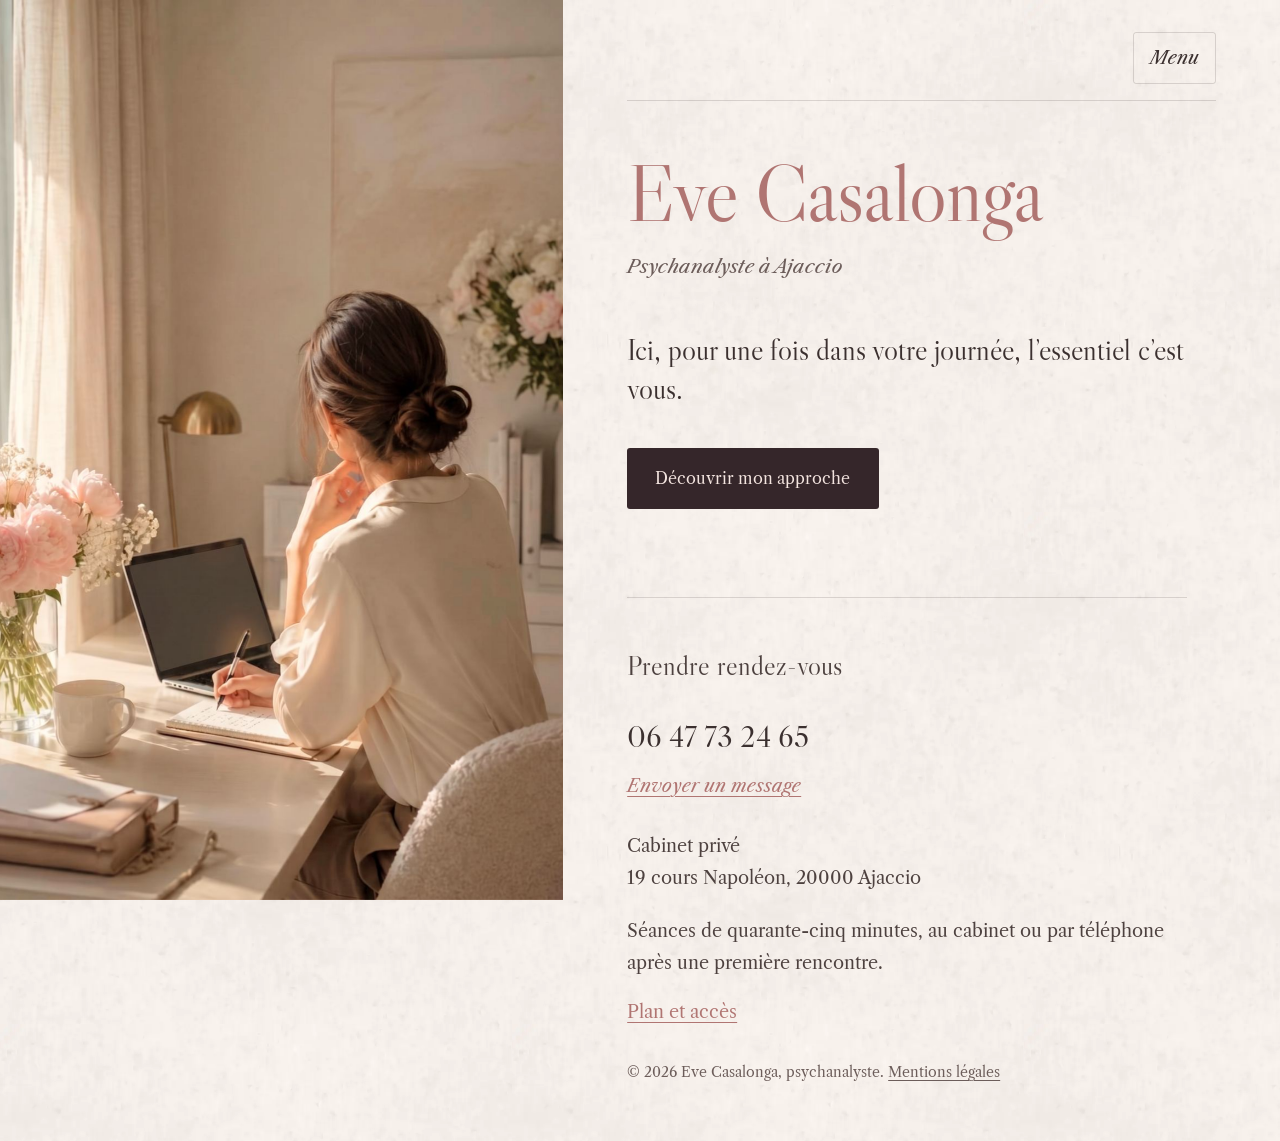
<file: index.html>
<!doctype html>
<html lang="fr" data-theme="light">
<head>
<meta charset="utf-8">
<meta name="viewport" content="width=device-width, initial-scale=1">
<title>Eve Casalonga, psychanalyste à Ajaccio</title>
<meta name="description" content="Eve Casalonga, psychanalyste à Ajaccio. Séances de quarante-cinq minutes en cabinet privé ou par téléphone, et journées Day Therapy à quatre participants.">
<link rel="canonical" href="https://evecasalonga.com/">
<meta property="og:type" content="website">
<meta property="og:locale" content="fr_FR">
<meta property="og:site_name" content="Eve Casalonga, psychanalyste">
<meta property="og:title" content="Eve Casalonga, psychanalyste à Ajaccio">
<meta property="og:description" content="Eve Casalonga, psychanalyste à Ajaccio. Séances de quarante-cinq minutes en cabinet privé ou par téléphone, et journées Day Therapy à quatre participants.">
<meta property="og:url" content="https://evecasalonga.com/">
<meta property="og:image" content="https://evecasalonga.com/assets/img/accueil.jpg">
<meta name="color-scheme" content="light">
<meta name="theme-color" content="#F7F0EC">
<link rel="icon" href="favicon.svg" type="image/svg+xml">
<link rel="preload" href="assets/fonts/caslon-text-400.woff2" as="font" type="font/woff2" crossorigin>
<link rel="preload" href="assets/fonts/caslon-display-400.woff2" as="font" type="font/woff2" crossorigin>
<link rel="preload" href="assets/fonts/caslon-text-400-italic.woff2" as="font" type="font/woff2" crossorigin>
<link rel="stylesheet" href="assets/site.css">
<script type="application/ld+json">{"@context": "https://schema.org", "@type": "ProfessionalService", "name": "Eve Casalonga, psychanalyste", "url": "https://evecasalonga.com/", "telephone": "+33647732465", "image": "https://evecasalonga.com/assets/img/accueil.jpg", "address": {"@type": "PostalAddress", "streetAddress": "19 cours Napoléon", "postalCode": "20000", "addressLocality": "Ajaccio", "addressCountry": "FR"}, "priceRange": "50 € - 80 €", "areaServed": "Ajaccio"}</script>
</head>
<body data-route="accueil">
<a class="skip" href="#contenu">Aller au contenu</a>

<div class="shell">
  <div class="cover">
    <div class="cover-item cover-photo pos-name" data-cover="accueil">
      <img src="assets/img/accueil.jpg" width="1100" height="1640" fetchpriority="high" decoding="async" alt="Une femme de dos écrit à son bureau, près d’une fenêtre, entre deux bouquets de pivoines.">
    </div>
  </div>

  <div class="leaf">
    <header class="top">
      <a class="brand" href="./">Eve Casalonga</a>
      <button class="menu-btn" type="button" aria-expanded="false" aria-controls="nav">Menu</button>
      <nav class="nav" id="nav" aria-label="Pages du site">
        <ul>
          <li><a href="./" aria-current="page">Accueil</a></li>
          <li><a href="mon-approche/">Mon approche</a></li>
          <li><a href="qui-suis-je/">Qui suis-je&nbsp;?</a></li>
          <li><a href="journal-d-un-cabinet/">Journal d’un cabinet</a></li>
          <li><a href="day-therapy/">Day Therapy</a></li>
          <li><a href="avis/">Avis</a></li>
          <li><a href="contact/">Contact</a></li>
        </ul>
      </nav>
    </header>

    <main id="contenu" tabindex="-1">
      <section class="page" data-page="accueil">
        <h1 class="home-name">Eve Casalonga</h1>
        <p class="home-role">Psychanalyste à Ajaccio</p>
        <p class="grand home-line">Ici, pour une fois dans votre journée, l’essentiel c’est vous.</p>
        <p class="btn-row"><a class="btn" href="mon-approche/">Découvrir mon approche</a></p>
      </section>
    </main>

    <footer class="foot" id="contact" tabindex="-1">
      <div class="foot-main">
      <h2>Prendre rendez-vous</h2>
      <p class="tel-row"><a class="tel" href="tel:+33647732465">06&nbsp;47&nbsp;73&nbsp;24&nbsp;65</a></p>
      <p class="msg-row"><a href="sms:+33647732465?&amp;body=Bonjour%2C%20je%20souhaite%20prendre%20un%20premier%20rendez-vous.">Envoyer un message</a></p>
      <address>Cabinet privé<br>19 cours Napoléon, 20000 Ajaccio</address>
      <p>Séances de quarante-cinq minutes, au cabinet ou par téléphone après une première rencontre.</p>
      <p><a href="contact/">Plan et accès</a></p>
      </div>
      <p class="small">© <span id="an">2026</span> Eve Casalonga, psychanalyste. <a href="mentions-legales/">Mentions légales</a></p>
    </footer>
  </div>
</div>

<script src="assets/site.js" defer></script>
<!-- Cloudflare Web Analytics --><script type='module' src='https://static.cloudflareinsights.com/beacon.min.js' data-cf-beacon='{"token": "5e0f2385c3cd430a8fabd4f63b883fb8"}'></script><!-- End Cloudflare Web Analytics -->
</body>
</html>
</file>
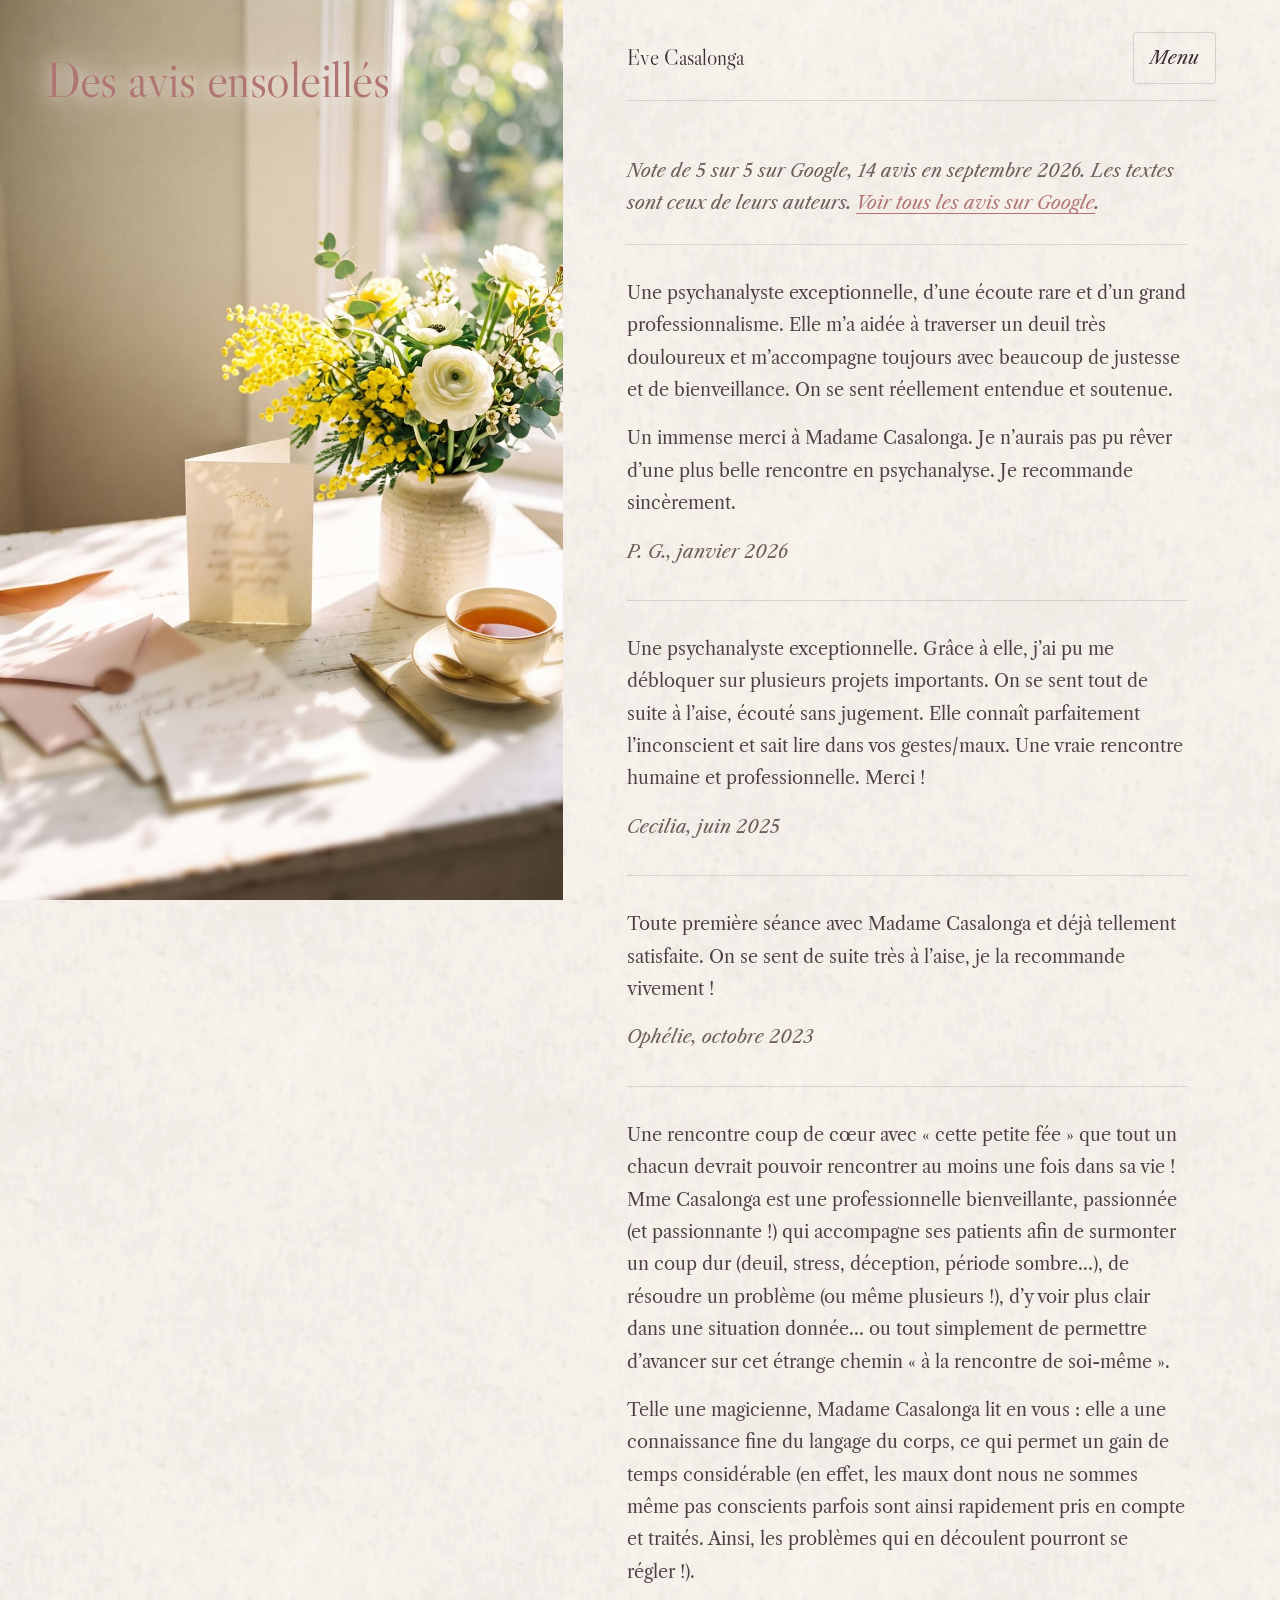
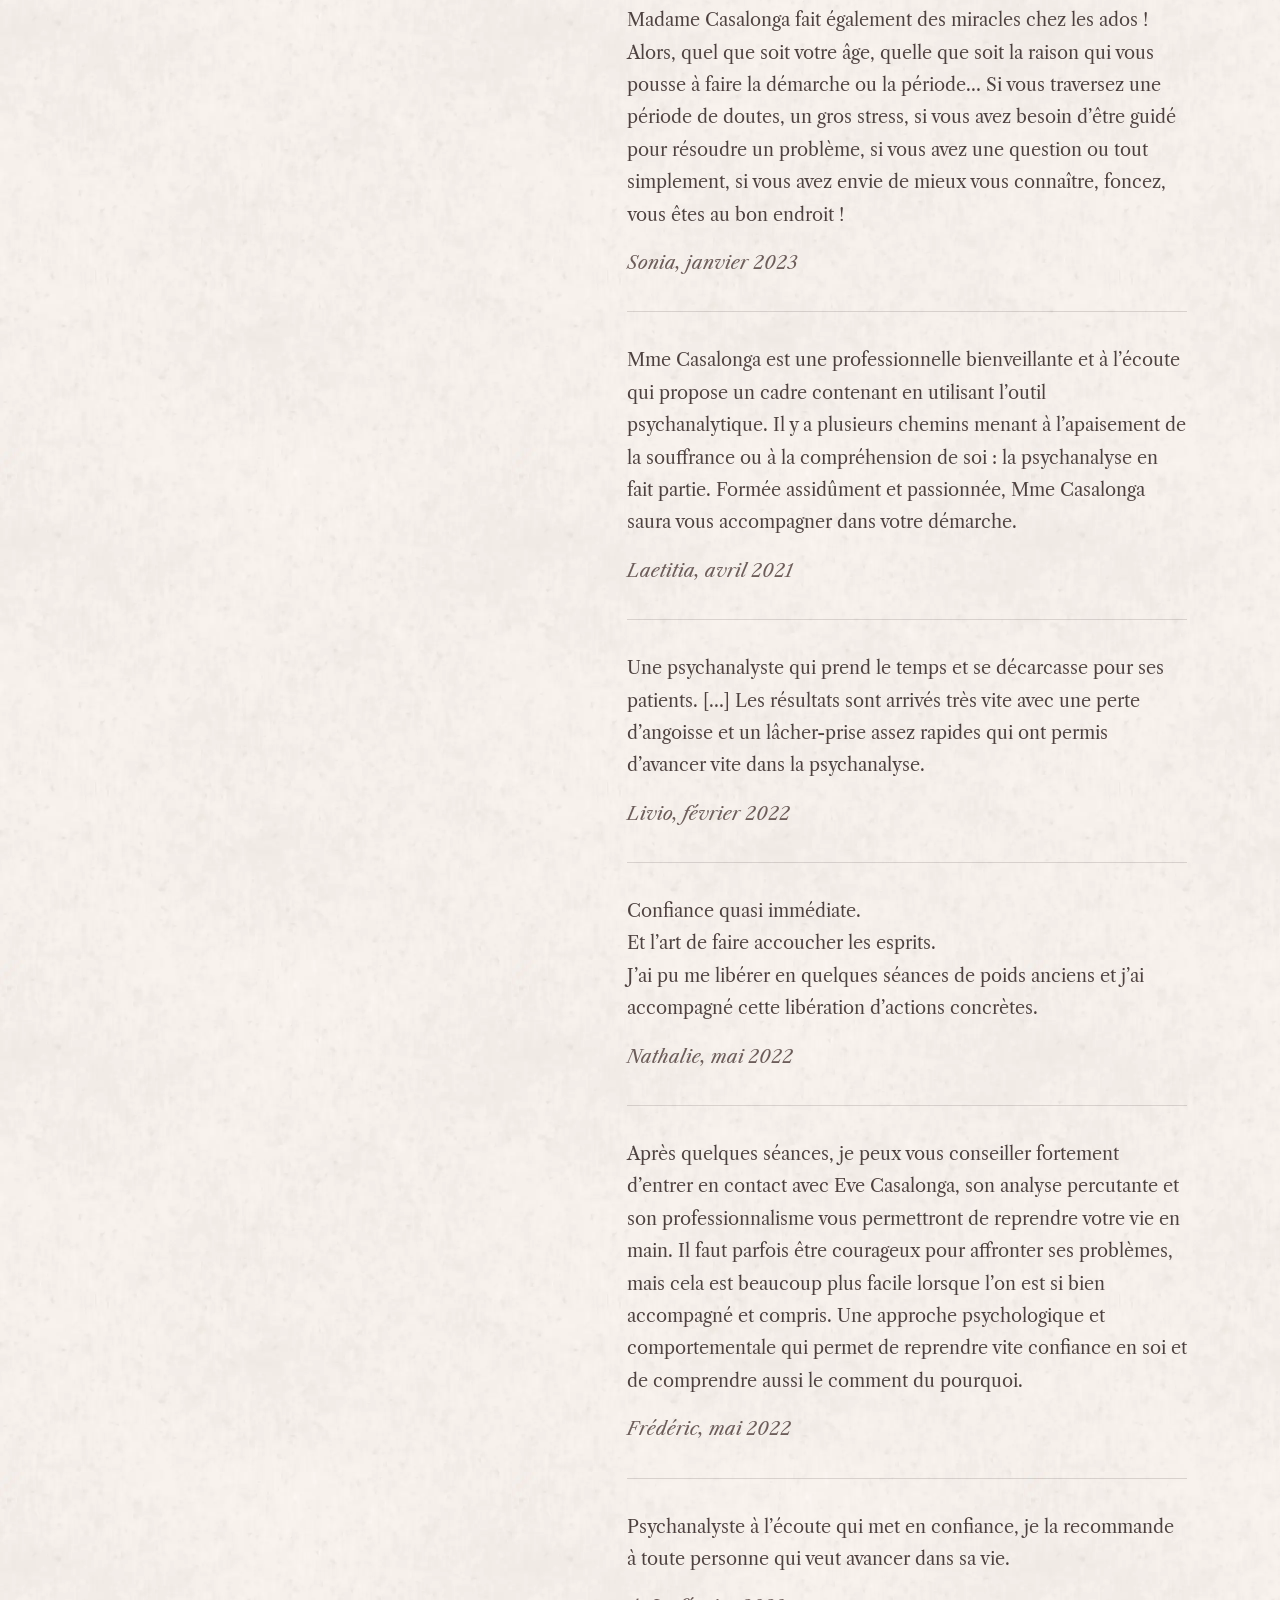
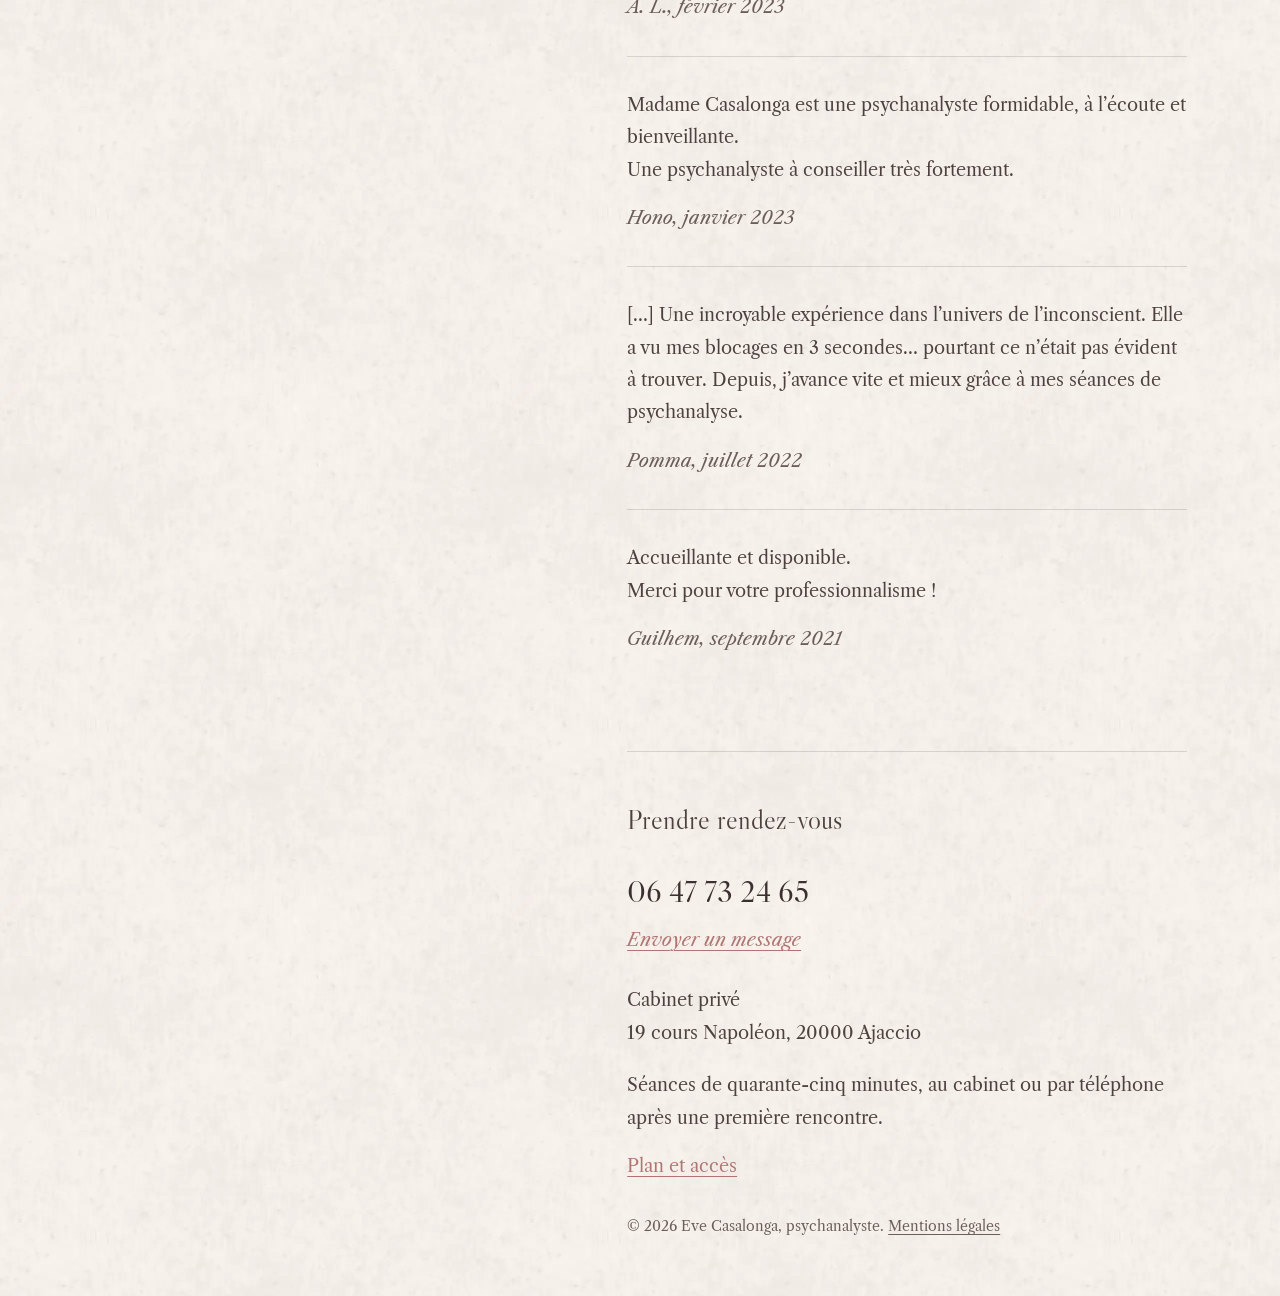
<file: avis/index.html>
<!doctype html>
<html lang="fr" data-theme="light">
<head>
<meta charset="utf-8">
<meta name="viewport" content="width=device-width, initial-scale=1">
<title>Des avis ensoleillés, Eve Casalonga</title>
<meta name="description" content="Les avis des patients d’Eve Casalonga, psychanalyste à Ajaccio, notée 5 sur 5 sur Google.">
<link rel="canonical" href="https://evecasalonga.com/avis/">
<meta property="og:type" content="website">
<meta property="og:locale" content="fr_FR">
<meta property="og:site_name" content="Eve Casalonga, psychanalyste">
<meta property="og:title" content="Des avis ensoleillés, Eve Casalonga">
<meta property="og:description" content="Les avis des patients d’Eve Casalonga, psychanalyste à Ajaccio, notée 5 sur 5 sur Google.">
<meta property="og:url" content="https://evecasalonga.com/avis/">
<meta property="og:image" content="https://evecasalonga.com/assets/img/avis.jpg">
<meta name="color-scheme" content="light">
<meta name="theme-color" content="#F7F0EC">
<link rel="icon" href="../favicon.svg" type="image/svg+xml">
<link rel="preload" href="../assets/fonts/caslon-text-400.woff2" as="font" type="font/woff2" crossorigin>
<link rel="preload" href="../assets/fonts/caslon-display-400.woff2" as="font" type="font/woff2" crossorigin>
<link rel="preload" href="../assets/fonts/caslon-text-400-italic.woff2" as="font" type="font/woff2" crossorigin>
<link rel="stylesheet" href="../assets/site.css">
</head>
<body data-route="avis">
<a class="skip" href="#contenu">Aller au contenu</a>

<div class="shell">
  <div class="cover">
    <div class="cover-item cover-photo" data-cover="avis">
      <img src="../assets/img/avis.jpg" width="1100" height="1640" fetchpriority="high" decoding="async" alt="Des cartes de remerciement et un bouquet de mimosa sur une table blanche inondée de soleil.">
      <h1 class="cover-title">Des avis ensoleillés</h1>
    </div>
  </div>

  <div class="leaf">
    <header class="top">
      <a class="brand" href="../">Eve Casalonga</a>
      <button class="menu-btn" type="button" aria-expanded="false" aria-controls="nav">Menu</button>
      <nav class="nav" id="nav" aria-label="Pages du site">
        <ul>
          <li><a href="../">Accueil</a></li>
          <li><a href="../mon-approche/">Mon approche</a></li>
          <li><a href="../qui-suis-je/">Qui suis-je&nbsp;?</a></li>
          <li><a href="../journal-d-un-cabinet/">Journal d’un cabinet</a></li>
          <li><a href="../day-therapy/">Day Therapy</a></li>
          <li><a href="../avis/" aria-current="page">Avis</a></li>
          <li><a href="../contact/">Contact</a></li>
        </ul>
      </nav>
    </header>

    <main id="contenu" tabindex="-1">
      <section class="page" data-page="avis">
        <p class="lede">Note de 5 sur 5 sur Google, 14 avis en septembre 2026. Les textes sont ceux de leurs auteurs. <a href="https://www.google.com/maps/search/?api=1&amp;query=Eve+Casalonga+19+cours+Napol%C3%A9on+Ajaccio" target="_blank" rel="noopener">Voir tous les avis sur Google</a>.</p>
        <figure class="avis">
          <blockquote>
            <p>Une psychanalyste exceptionnelle, d’une écoute rare et d’un grand professionnalisme. Elle m’a aidée à traverser un deuil très douloureux et m’accompagne toujours avec beaucoup de justesse et de bienveillance. On se sent réellement entendue et soutenue.</p>
            <p>Un immense merci à Madame Casalonga. Je n’aurais pas pu rêver d’une plus belle rencontre en psychanalyse. Je recommande sincèrement.</p>
          </blockquote>
          <figcaption>P. G., janvier 2026</figcaption>
        </figure>
        <figure class="avis">
          <blockquote>
            <p>Une psychanalyste exceptionnelle. Grâce à elle, j’ai pu me débloquer sur plusieurs projets importants. On se sent tout de suite à l’aise, écouté sans jugement. Elle connaît parfaitement l’inconscient et sait lire dans vos gestes/maux. Une vraie rencontre humaine et professionnelle. Merci&nbsp;!</p>
          </blockquote>
          <figcaption>Cecilia, juin 2025</figcaption>
        </figure>
        <figure class="avis">
          <blockquote>
            <p>Toute première séance avec Madame Casalonga et déjà tellement satisfaite. On se sent de suite très à l’aise, je la recommande vivement&nbsp;!</p>
          </blockquote>
          <figcaption>Ophélie, octobre 2023</figcaption>
        </figure>
        <figure class="avis">
          <blockquote>
            <p>Une rencontre coup de cœur avec «&nbsp;cette petite fée&nbsp;» que tout un chacun devrait pouvoir rencontrer au moins une fois dans sa vie&nbsp;! Mme Casalonga est une professionnelle bienveillante, passionnée (et passionnante&nbsp;!) qui accompagne ses patients afin de surmonter un coup dur (deuil, stress, déception, période sombre…), de résoudre un problème (ou même plusieurs&nbsp;!), d’y voir plus clair dans une situation donnée… ou tout simplement de permettre d’avancer sur cet étrange chemin «&nbsp;à la rencontre de soi-même&nbsp;».</p>
            <p>Telle une magicienne, Madame Casalonga lit en vous&nbsp;: elle a une connaissance fine du langage du corps, ce qui permet un gain de temps considérable (en effet, les maux dont nous ne sommes même pas conscients parfois sont ainsi rapidement pris en compte et traités. Ainsi, les problèmes qui en découlent pourront se régler&nbsp;!).</p>
            <p>Madame Casalonga fait également des miracles chez les ados&nbsp;! Alors, quel que soit votre âge, quelle que soit la raison qui vous pousse à faire la démarche ou la période… Si vous traversez une période de doutes, un gros stress, si vous avez besoin d’être guidé pour résoudre un problème, si vous avez une question ou tout simplement, si vous avez envie de mieux vous connaître, foncez, vous êtes au bon endroit&nbsp;!</p>
          </blockquote>
          <figcaption>Sonia, janvier 2023</figcaption>
        </figure>
        <figure class="avis">
          <blockquote>
            <p>Mme Casalonga est une professionnelle bienveillante et à l’écoute qui propose un cadre contenant en utilisant l’outil psychanalytique. Il y a plusieurs chemins menant à l’apaisement de la souffrance ou à la compréhension de soi&nbsp;: la psychanalyse en fait partie. Formée assidûment et passionnée, Mme Casalonga saura vous accompagner dans votre démarche.</p>
          </blockquote>
          <figcaption>Laetitia, avril 2021</figcaption>
        </figure>
        <figure class="avis">
          <blockquote>
            <p>Une psychanalyste qui prend le temps et se décarcasse pour ses patients. […] Les résultats sont arrivés très vite avec une perte d’angoisse et un lâcher-prise assez rapides qui ont permis d’avancer vite dans la psychanalyse.</p>
          </blockquote>
          <figcaption>Livio, février 2022</figcaption>
        </figure>
        <figure class="avis">
          <blockquote>
            <p>Confiance quasi immédiate.<br>Et l’art de faire accoucher les esprits.<br>J’ai pu me libérer en quelques séances de poids anciens et j’ai accompagné cette libération d’actions concrètes.</p>
          </blockquote>
          <figcaption>Nathalie, mai 2022</figcaption>
        </figure>
        <figure class="avis">
          <blockquote>
            <p>Après quelques séances, je peux vous conseiller fortement d’entrer en contact avec Eve Casalonga, son analyse percutante et son professionnalisme vous permettront de reprendre votre vie en main. Il faut parfois être courageux pour affronter ses problèmes, mais cela est beaucoup plus facile lorsque l’on est si bien accompagné et compris. Une approche psychologique et comportementale qui permet de reprendre vite confiance en soi et de comprendre aussi le comment du pourquoi.</p>
          </blockquote>
          <figcaption>Frédéric, mai 2022</figcaption>
        </figure>
        <figure class="avis">
          <blockquote>
            <p>Psychanalyste à l’écoute qui met en confiance, je la recommande à toute personne qui veut avancer dans sa vie.</p>
          </blockquote>
          <figcaption>A. L., février 2023</figcaption>
        </figure>
        <figure class="avis">
          <blockquote>
            <p>Madame Casalonga est une psychanalyste formidable, à l’écoute et bienveillante.<br>Une psychanalyste à conseiller très fortement.</p>
          </blockquote>
          <figcaption>Hono, janvier 2023</figcaption>
        </figure>
        <figure class="avis">
          <blockquote>
            <p>[…] Une incroyable expérience dans l’univers de l’inconscient. Elle a vu mes blocages en 3 secondes… pourtant ce n’était pas évident à trouver. Depuis, j’avance vite et mieux grâce à mes séances de psychanalyse.</p>
          </blockquote>
          <figcaption>Pomma, juillet 2022</figcaption>
        </figure>
        <figure class="avis">
          <blockquote>
            <p>Accueillante et disponible.<br>Merci pour votre professionnalisme&nbsp;!</p>
          </blockquote>
          <figcaption>Guilhem, septembre 2021</figcaption>
        </figure>
      </section>
    </main>

    <footer class="foot" id="contact" tabindex="-1">
      <div class="foot-main">
      <h2>Prendre rendez-vous</h2>
      <p class="tel-row"><a class="tel" href="tel:+33647732465">06&nbsp;47&nbsp;73&nbsp;24&nbsp;65</a></p>
      <p class="msg-row"><a href="sms:+33647732465?&amp;body=Bonjour%2C%20je%20souhaite%20prendre%20un%20premier%20rendez-vous.">Envoyer un message</a></p>
      <address>Cabinet privé<br>19 cours Napoléon, 20000 Ajaccio</address>
      <p>Séances de quarante-cinq minutes, au cabinet ou par téléphone après une première rencontre.</p>
      <p><a href="../contact/">Plan et accès</a></p>
      </div>
      <p class="small">© <span id="an">2026</span> Eve Casalonga, psychanalyste. <a href="../mentions-legales/">Mentions légales</a></p>
    </footer>
  </div>
</div>

<script src="../assets/site.js" defer></script>
<!-- Cloudflare Web Analytics --><script type='module' src='https://static.cloudflareinsights.com/beacon.min.js' data-cf-beacon='{"token": "5e0f2385c3cd430a8fabd4f63b883fb8"}'></script><!-- End Cloudflare Web Analytics -->
</body>
</html>
</file>
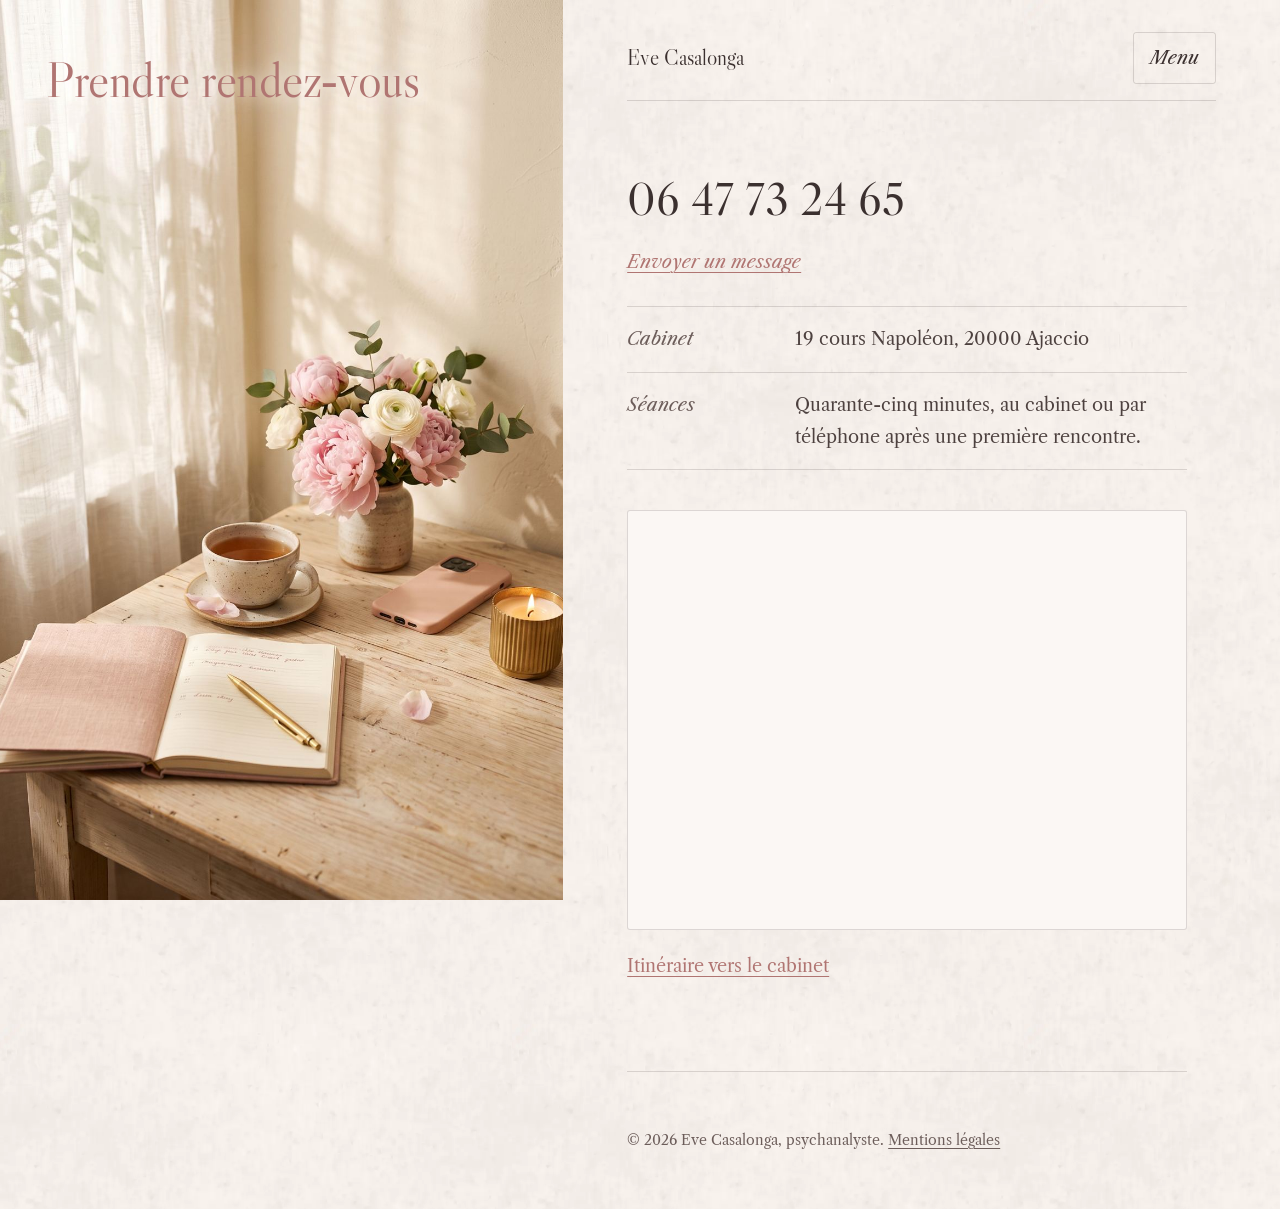
<file: contact/index.html>
<!doctype html>
<html lang="fr" data-theme="light">
<head>
<meta charset="utf-8">
<meta name="viewport" content="width=device-width, initial-scale=1">
<title>Prendre rendez-vous, Eve Casalonga</title>
<meta name="description" content="Prendre rendez-vous avec Eve Casalonga, psychanalyste : 06 47 73 24 65, cabinet au 19 cours Napoléon à Ajaccio. Plan d’accès et itinéraire.">
<link rel="canonical" href="https://evecasalonga.com/contact/">
<meta property="og:type" content="website">
<meta property="og:locale" content="fr_FR">
<meta property="og:site_name" content="Eve Casalonga, psychanalyste">
<meta property="og:title" content="Prendre rendez-vous, Eve Casalonga">
<meta property="og:description" content="Prendre rendez-vous avec Eve Casalonga, psychanalyste : 06 47 73 24 65, cabinet au 19 cours Napoléon à Ajaccio. Plan d’accès et itinéraire.">
<meta property="og:url" content="https://evecasalonga.com/contact/">
<meta property="og:image" content="https://evecasalonga.com/assets/img/contact.jpg">
<meta name="color-scheme" content="light">
<meta name="theme-color" content="#F7F0EC">
<link rel="icon" href="../favicon.svg" type="image/svg+xml">
<link rel="preload" href="../assets/fonts/caslon-text-400.woff2" as="font" type="font/woff2" crossorigin>
<link rel="preload" href="../assets/fonts/caslon-display-400.woff2" as="font" type="font/woff2" crossorigin>
<link rel="preload" href="../assets/fonts/caslon-text-400-italic.woff2" as="font" type="font/woff2" crossorigin>
<link rel="stylesheet" href="../assets/site.css">
<script type="application/ld+json">{"@context": "https://schema.org", "@type": "ProfessionalService", "name": "Eve Casalonga, psychanalyste", "url": "https://evecasalonga.com/", "telephone": "+33647732465", "image": "https://evecasalonga.com/assets/img/accueil.jpg", "address": {"@type": "PostalAddress", "streetAddress": "19 cours Napoléon", "postalCode": "20000", "addressLocality": "Ajaccio", "addressCountry": "FR"}, "priceRange": "50 € - 80 €", "areaServed": "Ajaccio"}</script>
</head>
<body data-route="contact">
<a class="skip" href="#contenu">Aller au contenu</a>

<div class="shell">
  <div class="cover">
    <div class="cover-item cover-photo" data-cover="contact">
      <img src="../assets/img/contact.jpg" width="1100" height="1640" fetchpriority="high" decoding="async" alt="Un agenda ouvert, un stylo doré, un téléphone, une tasse de thé et un bouquet de pivoines sur une table en bois clair, près d’un rideau de lin.">
      <h1 class="cover-title">Prendre rendez‑vous</h1>
    </div>
  </div>

  <div class="leaf">
    <header class="top">
      <a class="brand" href="../">Eve Casalonga</a>
      <button class="menu-btn" type="button" aria-expanded="false" aria-controls="nav">Menu</button>
      <nav class="nav" id="nav" aria-label="Pages du site">
        <ul>
          <li><a href="../">Accueil</a></li>
          <li><a href="../mon-approche/">Mon approche</a></li>
          <li><a href="../qui-suis-je/">Qui suis-je&nbsp;?</a></li>
          <li><a href="../journal-d-un-cabinet/">Journal d’un cabinet</a></li>
          <li><a href="../day-therapy/">Day Therapy</a></li>
          <li><a href="../avis/">Avis</a></li>
          <li><a href="../contact/" aria-current="page">Contact</a></li>
        </ul>
      </nav>
    </header>

    <main id="contenu" tabindex="-1">
      <section class="page" data-page="contact">
        <p class="tel-row"><a class="tel tel-xl" href="tel:+33647732465">06&nbsp;47&nbsp;73&nbsp;24&nbsp;65</a></p>
        <p class="msg-row"><a href="sms:+33647732465?&amp;body=Bonjour%2C%20je%20souhaite%20prendre%20un%20premier%20rendez-vous.">Envoyer un message</a></p>
        <dl class="facts">
          <div><dt>Cabinet</dt><dd>19 cours Napoléon, 20000 Ajaccio</dd></div>
          <div><dt>Séances</dt><dd>Quarante-cinq minutes, au cabinet ou par téléphone après une première rencontre.</dd></div>
        </dl>
        <div class="map" id="map">
          <iframe src="https://www.google.com/maps?q=Eve%20Casalonga%2C%2019%20cours%20Napol%C3%A9on%2C%2020000%20Ajaccio&amp;z=16&amp;output=embed" title="Carte Google : cabinet d’Eve Casalonga, 19 cours Napoléon à Ajaccio" loading="lazy" referrerpolicy="no-referrer-when-downgrade" allowfullscreen></iframe>
        </div>
        <p><a href="https://www.google.com/maps/dir/?api=1&amp;destination=19+cours+Napol%C3%A9on+20000+Ajaccio" target="_blank" rel="noopener">Itinéraire vers le cabinet</a></p>
      </section>
    </main>

    <footer class="foot" id="contact" tabindex="-1">
      <div class="foot-main">
      <h2>Prendre rendez-vous</h2>
      <p class="tel-row"><a class="tel" href="tel:+33647732465">06&nbsp;47&nbsp;73&nbsp;24&nbsp;65</a></p>
      <p class="msg-row"><a href="sms:+33647732465?&amp;body=Bonjour%2C%20je%20souhaite%20prendre%20un%20premier%20rendez-vous.">Envoyer un message</a></p>
      <address>Cabinet privé<br>19 cours Napoléon, 20000 Ajaccio</address>
      <p>Séances de quarante-cinq minutes, au cabinet ou par téléphone après une première rencontre.</p>
      <p><a href="../contact/">Plan et accès</a></p>
      </div>
      <p class="small">© <span id="an">2026</span> Eve Casalonga, psychanalyste. <a href="../mentions-legales/">Mentions légales</a></p>
    </footer>
  </div>
</div>

<script src="../assets/site.js" defer></script>
<!-- Cloudflare Web Analytics --><script type='module' src='https://static.cloudflareinsights.com/beacon.min.js' data-cf-beacon='{"token": "5e0f2385c3cd430a8fabd4f63b883fb8"}'></script><!-- End Cloudflare Web Analytics -->
</body>
</html>
</file>
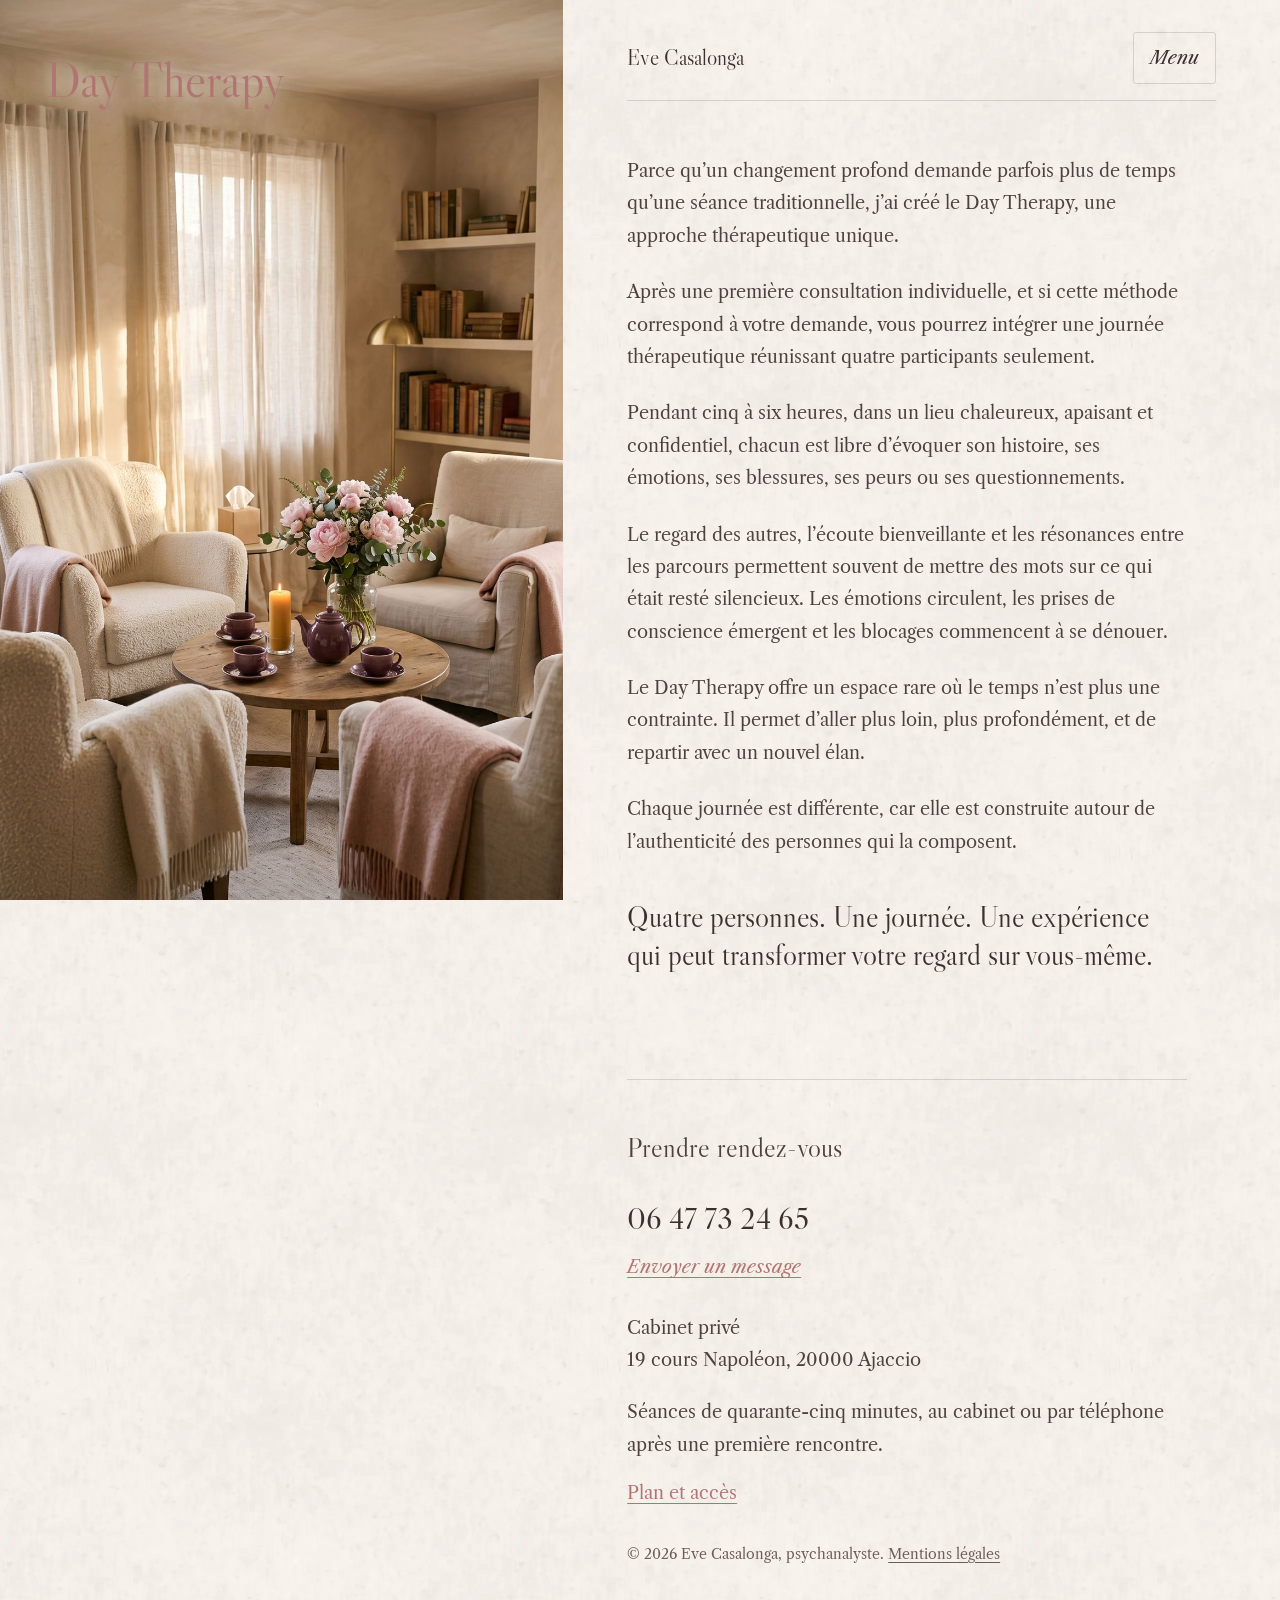
<file: day-therapy/index.html>
<!doctype html>
<html lang="fr" data-theme="light">
<head>
<meta charset="utf-8">
<meta name="viewport" content="width=device-width, initial-scale=1">
<title>Day Therapy, Eve Casalonga</title>
<meta name="description" content="Day Therapy : une journée thérapeutique de cinq à six heures réunissant quatre participants, créée par Eve Casalonga, psychanalyste à Ajaccio.">
<link rel="canonical" href="https://evecasalonga.com/day-therapy/">
<meta property="og:type" content="website">
<meta property="og:locale" content="fr_FR">
<meta property="og:site_name" content="Eve Casalonga, psychanalyste">
<meta property="og:title" content="Day Therapy, Eve Casalonga">
<meta property="og:description" content="Day Therapy : une journée thérapeutique de cinq à six heures réunissant quatre participants, créée par Eve Casalonga, psychanalyste à Ajaccio.">
<meta property="og:url" content="https://evecasalonga.com/day-therapy/">
<meta property="og:image" content="https://evecasalonga.com/assets/img/day-therapy.jpg">
<meta name="color-scheme" content="light">
<meta name="theme-color" content="#F7F0EC">
<link rel="icon" href="../favicon.svg" type="image/svg+xml">
<link rel="preload" href="../assets/fonts/caslon-text-400.woff2" as="font" type="font/woff2" crossorigin>
<link rel="preload" href="../assets/fonts/caslon-display-400.woff2" as="font" type="font/woff2" crossorigin>
<link rel="preload" href="../assets/fonts/caslon-text-400-italic.woff2" as="font" type="font/woff2" crossorigin>
<link rel="stylesheet" href="../assets/site.css">
</head>
<body data-route="day-therapy">
<a class="skip" href="#contenu">Aller au contenu</a>

<div class="shell">
  <div class="cover">
    <div class="cover-item cover-photo" data-cover="day-therapy">
      <img src="../assets/img/day-therapy.jpg" width="1100" height="1640" fetchpriority="high" decoding="async" alt="Un salon chaleureux : quatre fauteuils clairs en cercle autour d’une table basse, avec un service à thé, une bougie et des pivoines.">
      <h1 class="cover-title">Day Therapy</h1>
    </div>
  </div>

  <div class="leaf">
    <header class="top">
      <a class="brand" href="../">Eve Casalonga</a>
      <button class="menu-btn" type="button" aria-expanded="false" aria-controls="nav">Menu</button>
      <nav class="nav" id="nav" aria-label="Pages du site">
        <ul>
          <li><a href="../">Accueil</a></li>
          <li><a href="../mon-approche/">Mon approche</a></li>
          <li><a href="../qui-suis-je/">Qui suis-je&nbsp;?</a></li>
          <li><a href="../journal-d-un-cabinet/">Journal d’un cabinet</a></li>
          <li><a href="../day-therapy/" aria-current="page">Day Therapy</a></li>
          <li><a href="../avis/">Avis</a></li>
          <li><a href="../contact/">Contact</a></li>
        </ul>
      </nav>
    </header>

    <main id="contenu" tabindex="-1">
      <section class="page" data-page="day-therapy">
        <p>Parce qu’un changement profond demande parfois plus de temps qu’une séance traditionnelle, j’ai créé le Day Therapy, une approche thérapeutique unique.</p>
        <p>Après une première consultation individuelle, et si cette méthode correspond à votre demande, vous pourrez intégrer une journée thérapeutique réunissant quatre participants seulement.</p>
        <p>Pendant cinq à six heures, dans un lieu chaleureux, apaisant et confidentiel, chacun est libre d’évoquer son histoire, ses émotions, ses blessures, ses peurs ou ses questionnements.</p>
        <p>Le regard des autres, l’écoute bienveillante et les résonances entre les parcours permettent souvent de mettre des mots sur ce qui était resté silencieux. Les émotions circulent, les prises de conscience émergent et les blocages commencent à se dénouer.</p>
        <p>Le Day Therapy offre un espace rare où le temps n’est plus une contrainte. Il permet d’aller plus loin, plus profondément, et de repartir avec un nouvel élan.</p>
        <p>Chaque journée est différente, car elle est construite autour de l’authenticité des personnes qui la composent.</p>
        <p class="grand">Quatre personnes. Une journée. Une expérience qui peut transformer votre regard sur vous-même.</p>
      </section>
    </main>

    <footer class="foot" id="contact" tabindex="-1">
      <div class="foot-main">
      <h2>Prendre rendez-vous</h2>
      <p class="tel-row"><a class="tel" href="tel:+33647732465">06&nbsp;47&nbsp;73&nbsp;24&nbsp;65</a></p>
      <p class="msg-row"><a href="sms:+33647732465?&amp;body=Bonjour%2C%20je%20souhaite%20prendre%20un%20premier%20rendez-vous.">Envoyer un message</a></p>
      <address>Cabinet privé<br>19 cours Napoléon, 20000 Ajaccio</address>
      <p>Séances de quarante-cinq minutes, au cabinet ou par téléphone après une première rencontre.</p>
      <p><a href="../contact/">Plan et accès</a></p>
      </div>
      <p class="small">© <span id="an">2026</span> Eve Casalonga, psychanalyste. <a href="../mentions-legales/">Mentions légales</a></p>
    </footer>
  </div>
</div>

<script src="../assets/site.js" defer></script>
<!-- Cloudflare Web Analytics --><script type='module' src='https://static.cloudflareinsights.com/beacon.min.js' data-cf-beacon='{"token": "5e0f2385c3cd430a8fabd4f63b883fb8"}'></script><!-- End Cloudflare Web Analytics -->
</body>
</html>
</file>
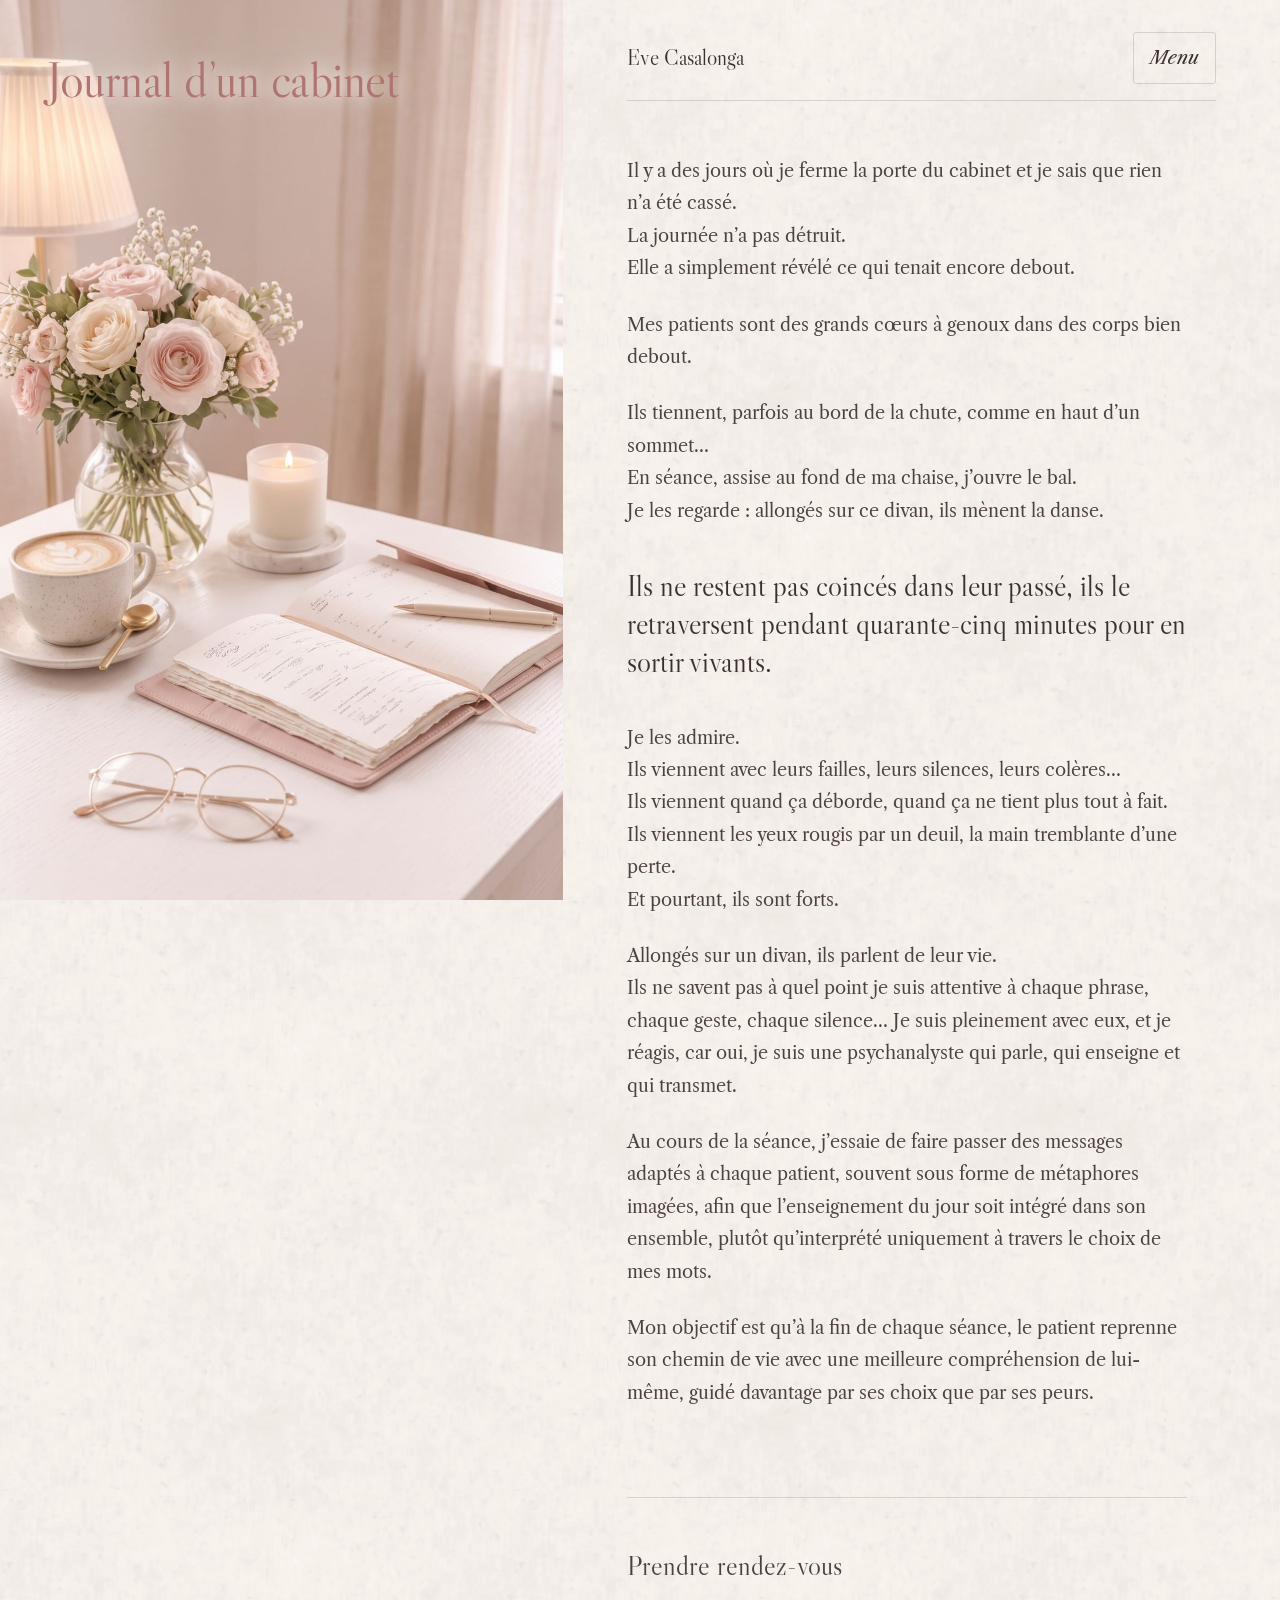
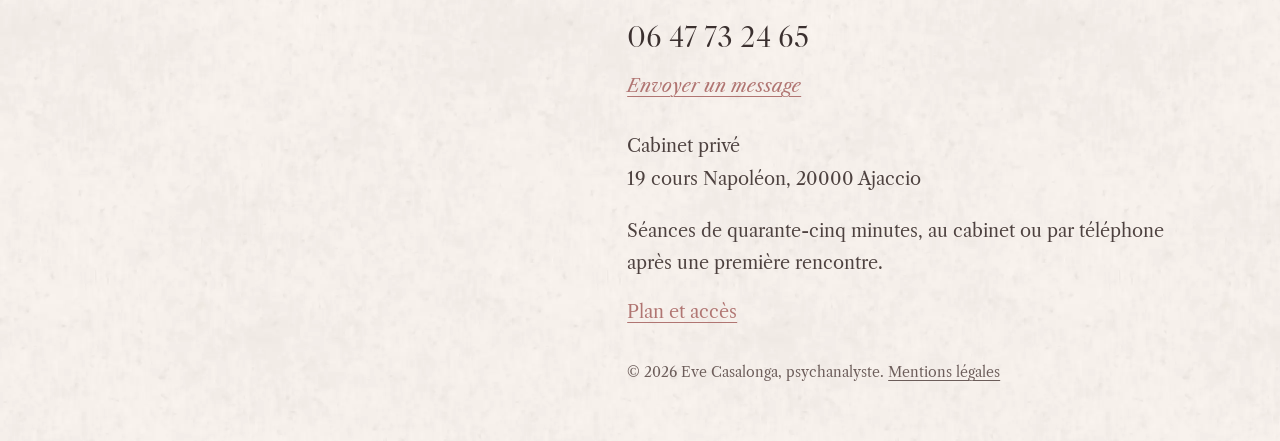
<file: journal-d-un-cabinet/index.html>
<!doctype html>
<html lang="fr" data-theme="light">
<head>
<meta charset="utf-8">
<meta name="viewport" content="width=device-width, initial-scale=1">
<title>Journal d’un cabinet, Eve Casalonga</title>
<meta name="description" content="Journal d’un cabinet : le regard d’Eve Casalonga, psychanalyste à Ajaccio, sur ses patients et sur ce qui se joue pendant une séance.">
<link rel="canonical" href="https://evecasalonga.com/journal-d-un-cabinet/">
<meta property="og:type" content="website">
<meta property="og:locale" content="fr_FR">
<meta property="og:site_name" content="Eve Casalonga, psychanalyste">
<meta property="og:title" content="Journal d’un cabinet, Eve Casalonga">
<meta property="og:description" content="Journal d’un cabinet : le regard d’Eve Casalonga, psychanalyste à Ajaccio, sur ses patients et sur ce qui se joue pendant une séance.">
<meta property="og:url" content="https://evecasalonga.com/journal-d-un-cabinet/">
<meta property="og:image" content="https://evecasalonga.com/assets/img/journal-d-un-cabinet.jpg">
<meta name="color-scheme" content="light">
<meta name="theme-color" content="#F7F0EC">
<link rel="icon" href="../favicon.svg" type="image/svg+xml">
<link rel="preload" href="../assets/fonts/caslon-text-400.woff2" as="font" type="font/woff2" crossorigin>
<link rel="preload" href="../assets/fonts/caslon-display-400.woff2" as="font" type="font/woff2" crossorigin>
<link rel="preload" href="../assets/fonts/caslon-text-400-italic.woff2" as="font" type="font/woff2" crossorigin>
<link rel="stylesheet" href="../assets/site.css">
</head>
<body data-route="journal">
<a class="skip" href="#contenu">Aller au contenu</a>

<div class="shell">
  <div class="cover">
    <div class="cover-item cover-photo" data-cover="journal">
      <img src="../assets/img/journal-d-un-cabinet.jpg" width="1100" height="1640" fetchpriority="high" decoding="async" alt="Un agenda ouvert sur un bureau blanc, avec des roses pâles, une bougie et un café.">
      <h1 class="cover-title">Journal d’un cabinet</h1>
    </div>
  </div>

  <div class="leaf">
    <header class="top">
      <a class="brand" href="../">Eve Casalonga</a>
      <button class="menu-btn" type="button" aria-expanded="false" aria-controls="nav">Menu</button>
      <nav class="nav" id="nav" aria-label="Pages du site">
        <ul>
          <li><a href="../">Accueil</a></li>
          <li><a href="../mon-approche/">Mon approche</a></li>
          <li><a href="../qui-suis-je/">Qui suis-je&nbsp;?</a></li>
          <li><a href="../journal-d-un-cabinet/" aria-current="page">Journal d’un cabinet</a></li>
          <li><a href="../day-therapy/">Day Therapy</a></li>
          <li><a href="../avis/">Avis</a></li>
          <li><a href="../contact/">Contact</a></li>
        </ul>
      </nav>
    </header>

    <main id="contenu" tabindex="-1">
      <section class="page" data-page="journal">
        <p>Il y a des jours où je ferme la porte du cabinet et je sais que rien n’a été cassé.<br>La journée n’a pas détruit.<br>Elle a simplement révélé ce qui tenait encore debout.</p>
        <p>Mes patients sont des grands cœurs à genoux dans des corps bien debout.</p>
        <p>Ils tiennent, parfois au bord de la chute, comme en haut d’un sommet…<br>En séance, assise au fond de ma chaise, j’ouvre le bal.<br>Je les regarde&nbsp;: allongés sur ce divan, ils mènent la danse.</p>
        <p class="grand">Ils ne restent pas coincés dans leur passé, ils le retraversent pendant quarante-cinq minutes pour en sortir vivants.</p>
        <p>Je les admire.<br>Ils viennent avec leurs failles, leurs silences, leurs colères…<br>Ils viennent quand ça déborde, quand ça ne tient plus tout à fait.<br>Ils viennent les yeux rougis par un deuil, la main tremblante d’une perte.<br>Et pourtant, ils sont forts.</p>
        <p>Allongés sur un divan, ils parlent de leur vie.<br>Ils ne savent pas à quel point je suis attentive à chaque phrase, chaque geste, chaque silence… Je suis pleinement avec eux, et je réagis, car oui, je suis une psychanalyste qui parle, qui enseigne et qui transmet.</p>
        <p>Au cours de la séance, j’essaie de faire passer des messages adaptés à chaque patient, souvent sous forme de métaphores imagées, afin que l’enseignement du jour soit intégré dans son ensemble, plutôt qu’interprété uniquement à travers le choix de mes mots.</p>
        <p>Mon objectif est qu’à la fin de chaque séance, le patient reprenne son chemin de vie avec une meilleure compréhension de lui-même, guidé davantage par ses choix que par ses peurs.</p>
      </section>
    </main>

    <footer class="foot" id="contact" tabindex="-1">
      <div class="foot-main">
      <h2>Prendre rendez-vous</h2>
      <p class="tel-row"><a class="tel" href="tel:+33647732465">06&nbsp;47&nbsp;73&nbsp;24&nbsp;65</a></p>
      <p class="msg-row"><a href="sms:+33647732465?&amp;body=Bonjour%2C%20je%20souhaite%20prendre%20un%20premier%20rendez-vous.">Envoyer un message</a></p>
      <address>Cabinet privé<br>19 cours Napoléon, 20000 Ajaccio</address>
      <p>Séances de quarante-cinq minutes, au cabinet ou par téléphone après une première rencontre.</p>
      <p><a href="../contact/">Plan et accès</a></p>
      </div>
      <p class="small">© <span id="an">2026</span> Eve Casalonga, psychanalyste. <a href="../mentions-legales/">Mentions légales</a></p>
    </footer>
  </div>
</div>

<script src="../assets/site.js" defer></script>
<!-- Cloudflare Web Analytics --><script type='module' src='https://static.cloudflareinsights.com/beacon.min.js' data-cf-beacon='{"token": "5e0f2385c3cd430a8fabd4f63b883fb8"}'></script><!-- End Cloudflare Web Analytics -->
</body>
</html>
</file>
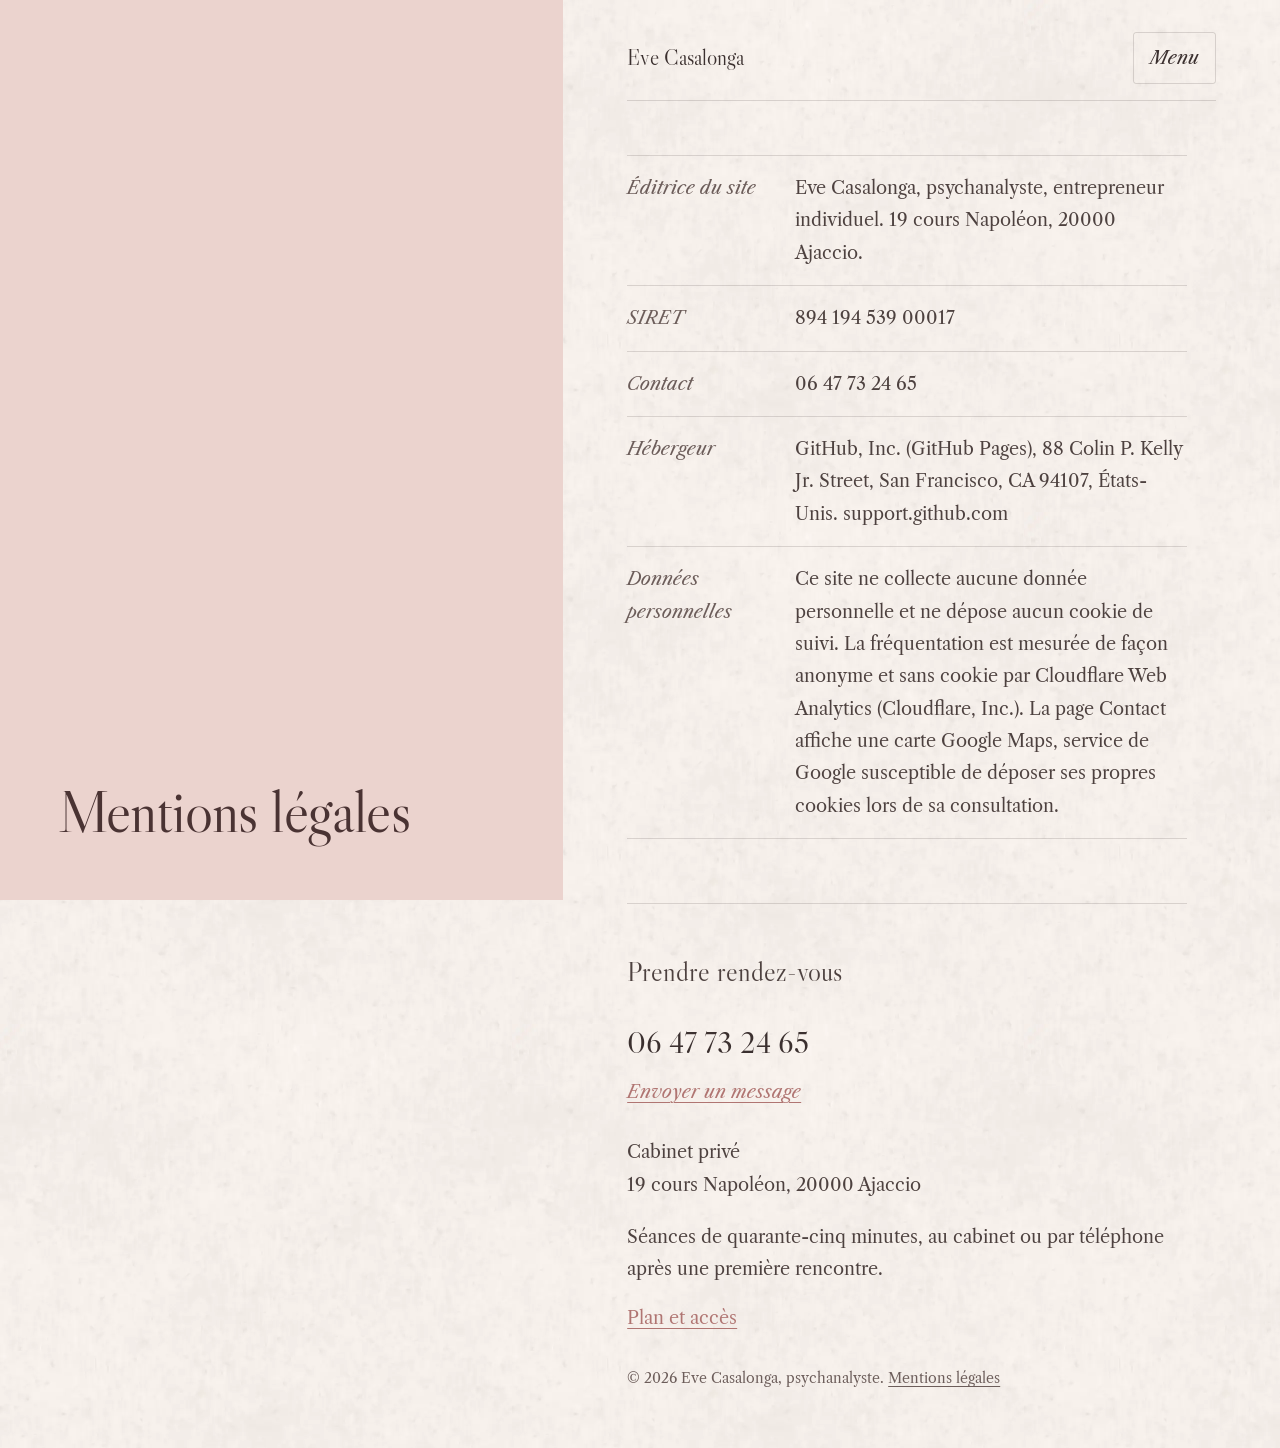
<file: mentions-legales/index.html>
<!doctype html>
<html lang="fr" data-theme="light">
<head>
<meta charset="utf-8">
<meta name="viewport" content="width=device-width, initial-scale=1">
<title>Mentions légales, Eve Casalonga</title>
<meta name="description" content="Mentions légales du site d’Eve Casalonga, psychanalyste à Ajaccio.">
<meta name="robots" content="noindex">
<link rel="canonical" href="https://evecasalonga.com/mentions-legales/">
<meta property="og:type" content="website">
<meta property="og:locale" content="fr_FR">
<meta property="og:site_name" content="Eve Casalonga, psychanalyste">
<meta property="og:title" content="Mentions légales, Eve Casalonga">
<meta property="og:description" content="Mentions légales du site d’Eve Casalonga, psychanalyste à Ajaccio.">
<meta property="og:url" content="https://evecasalonga.com/mentions-legales/">
<meta property="og:image" content="https://evecasalonga.com/assets/img/accueil.jpg">
<meta name="color-scheme" content="light">
<meta name="theme-color" content="#F7F0EC">
<link rel="icon" href="../favicon.svg" type="image/svg+xml">
<link rel="preload" href="../assets/fonts/caslon-text-400.woff2" as="font" type="font/woff2" crossorigin>
<link rel="preload" href="../assets/fonts/caslon-display-400.woff2" as="font" type="font/woff2" crossorigin>
<link rel="preload" href="../assets/fonts/caslon-text-400-italic.woff2" as="font" type="font/woff2" crossorigin>
<link rel="stylesheet" href="../assets/site.css">
</head>
<body data-route="mentions">
<a class="skip" href="#contenu">Aller au contenu</a>

<div class="shell">
  <div class="cover">
    <div class="cover-item cover-type cover-blush" data-cover="mentions">
      <h1>Mentions légales</h1>
    </div>
  </div>

  <div class="leaf">
    <header class="top">
      <a class="brand" href="../">Eve Casalonga</a>
      <button class="menu-btn" type="button" aria-expanded="false" aria-controls="nav">Menu</button>
      <nav class="nav" id="nav" aria-label="Pages du site">
        <ul>
          <li><a href="../">Accueil</a></li>
          <li><a href="../mon-approche/">Mon approche</a></li>
          <li><a href="../qui-suis-je/">Qui suis-je&nbsp;?</a></li>
          <li><a href="../journal-d-un-cabinet/">Journal d’un cabinet</a></li>
          <li><a href="../day-therapy/">Day Therapy</a></li>
          <li><a href="../avis/">Avis</a></li>
          <li><a href="../contact/">Contact</a></li>
        </ul>
      </nav>
    </header>

    <main id="contenu" tabindex="-1">
      <section class="page" data-page="mentions">
        <dl class="facts">
          <div><dt>Éditrice du site</dt><dd>Eve Casalonga, psychanalyste, entrepreneur individuel. 19 cours Napoléon, 20000 Ajaccio.</dd></div>
          <div><dt>SIRET</dt><dd>894&nbsp;194&nbsp;539&nbsp;00017</dd></div>
          <div><dt>Contact</dt><dd>06&nbsp;47&nbsp;73&nbsp;24&nbsp;65</dd></div>
          <div><dt>Hébergeur</dt><dd>GitHub, Inc. (GitHub Pages), 88 Colin P. Kelly Jr. Street, San Francisco, CA 94107, États-Unis. support.github.com</dd></div>
          <div><dt>Données personnelles</dt><dd>Ce site ne collecte aucune donnée personnelle et ne dépose aucun cookie de suivi. La fréquentation est mesurée de façon anonyme et sans cookie par Cloudflare Web Analytics (Cloudflare, Inc.). La page Contact affiche une carte Google Maps, service de Google susceptible de déposer ses propres cookies lors de sa consultation.</dd></div>
        </dl>
      </section>
    </main>

    <footer class="foot" id="contact" tabindex="-1">
      <div class="foot-main">
      <h2>Prendre rendez-vous</h2>
      <p class="tel-row"><a class="tel" href="tel:+33647732465">06&nbsp;47&nbsp;73&nbsp;24&nbsp;65</a></p>
      <p class="msg-row"><a href="sms:+33647732465?&amp;body=Bonjour%2C%20je%20souhaite%20prendre%20un%20premier%20rendez-vous.">Envoyer un message</a></p>
      <address>Cabinet privé<br>19 cours Napoléon, 20000 Ajaccio</address>
      <p>Séances de quarante-cinq minutes, au cabinet ou par téléphone après une première rencontre.</p>
      <p><a href="../contact/">Plan et accès</a></p>
      </div>
      <p class="small">© <span id="an">2026</span> Eve Casalonga, psychanalyste. <a href="../mentions-legales/">Mentions légales</a></p>
    </footer>
  </div>
</div>

<script src="../assets/site.js" defer></script>
<!-- Cloudflare Web Analytics --><script type='module' src='https://static.cloudflareinsights.com/beacon.min.js' data-cf-beacon='{"token": "5e0f2385c3cd430a8fabd4f63b883fb8"}'></script><!-- End Cloudflare Web Analytics -->
</body>
</html>
</file>
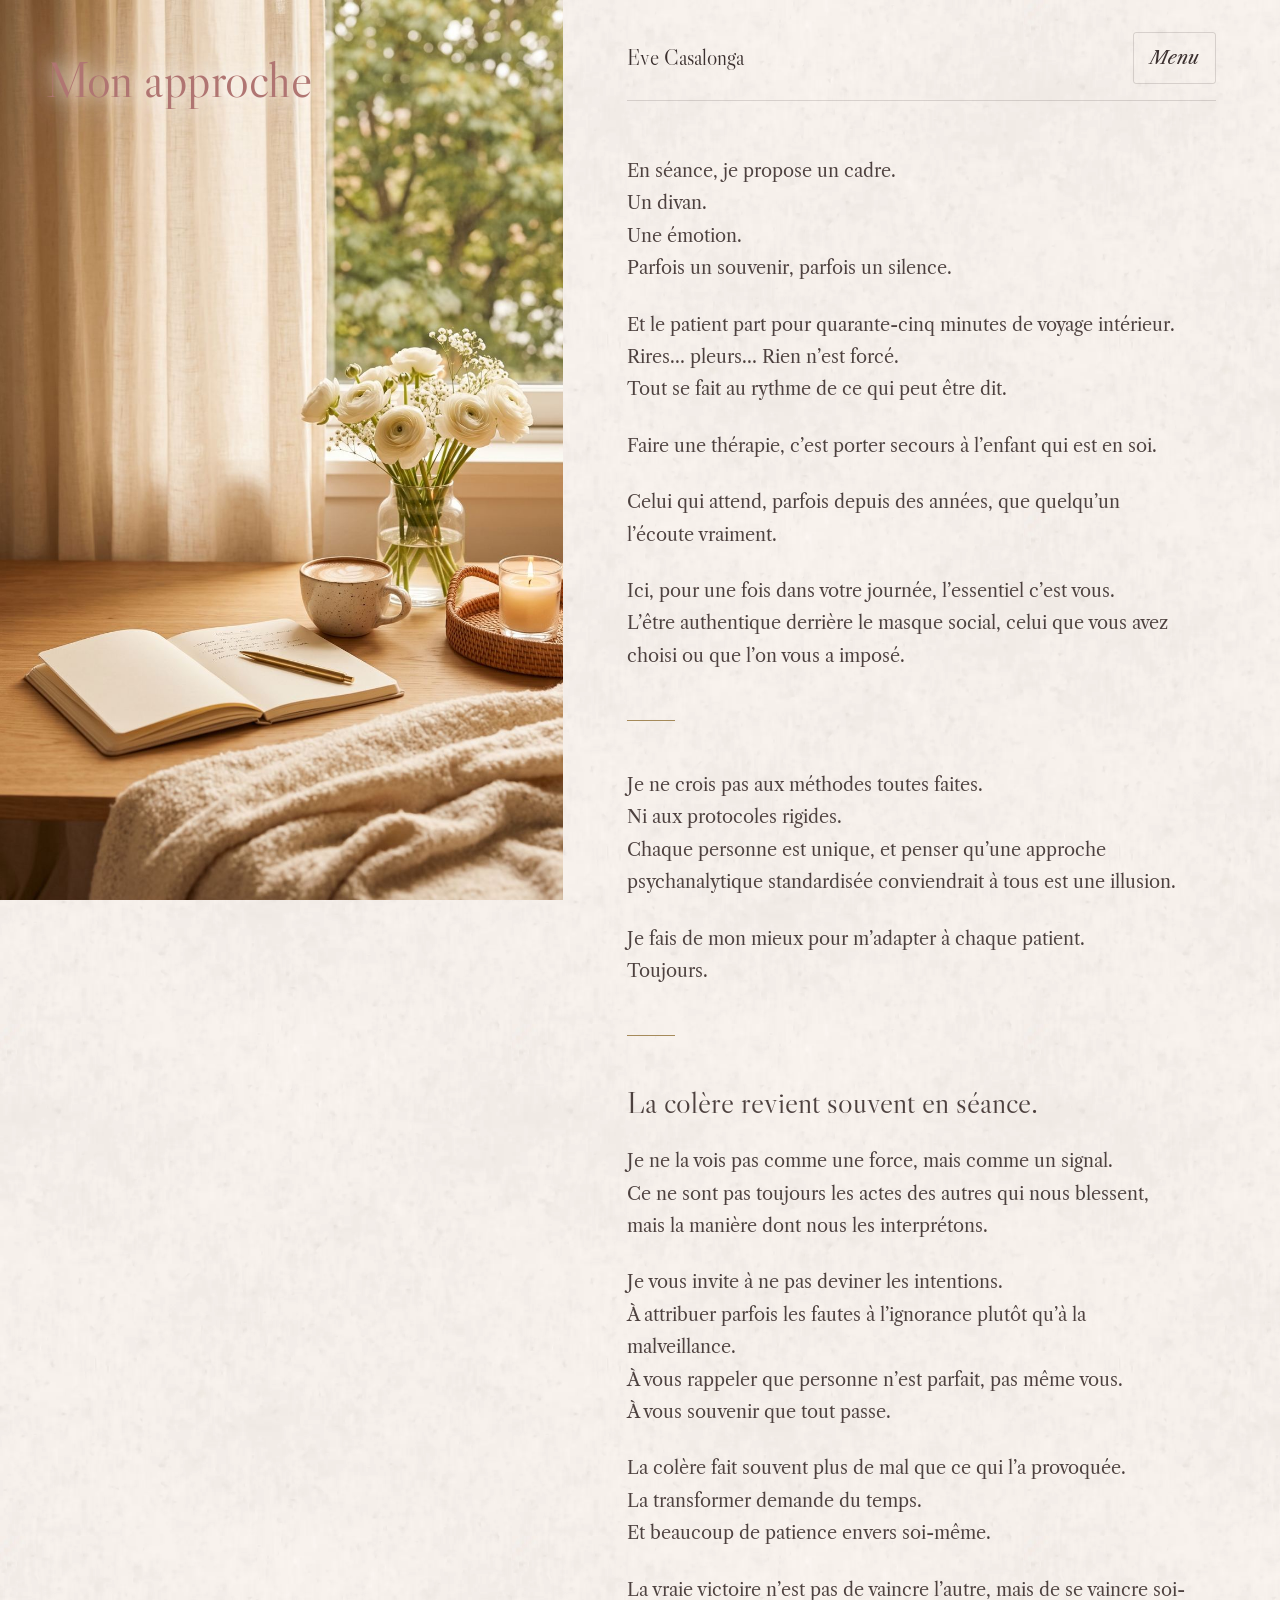
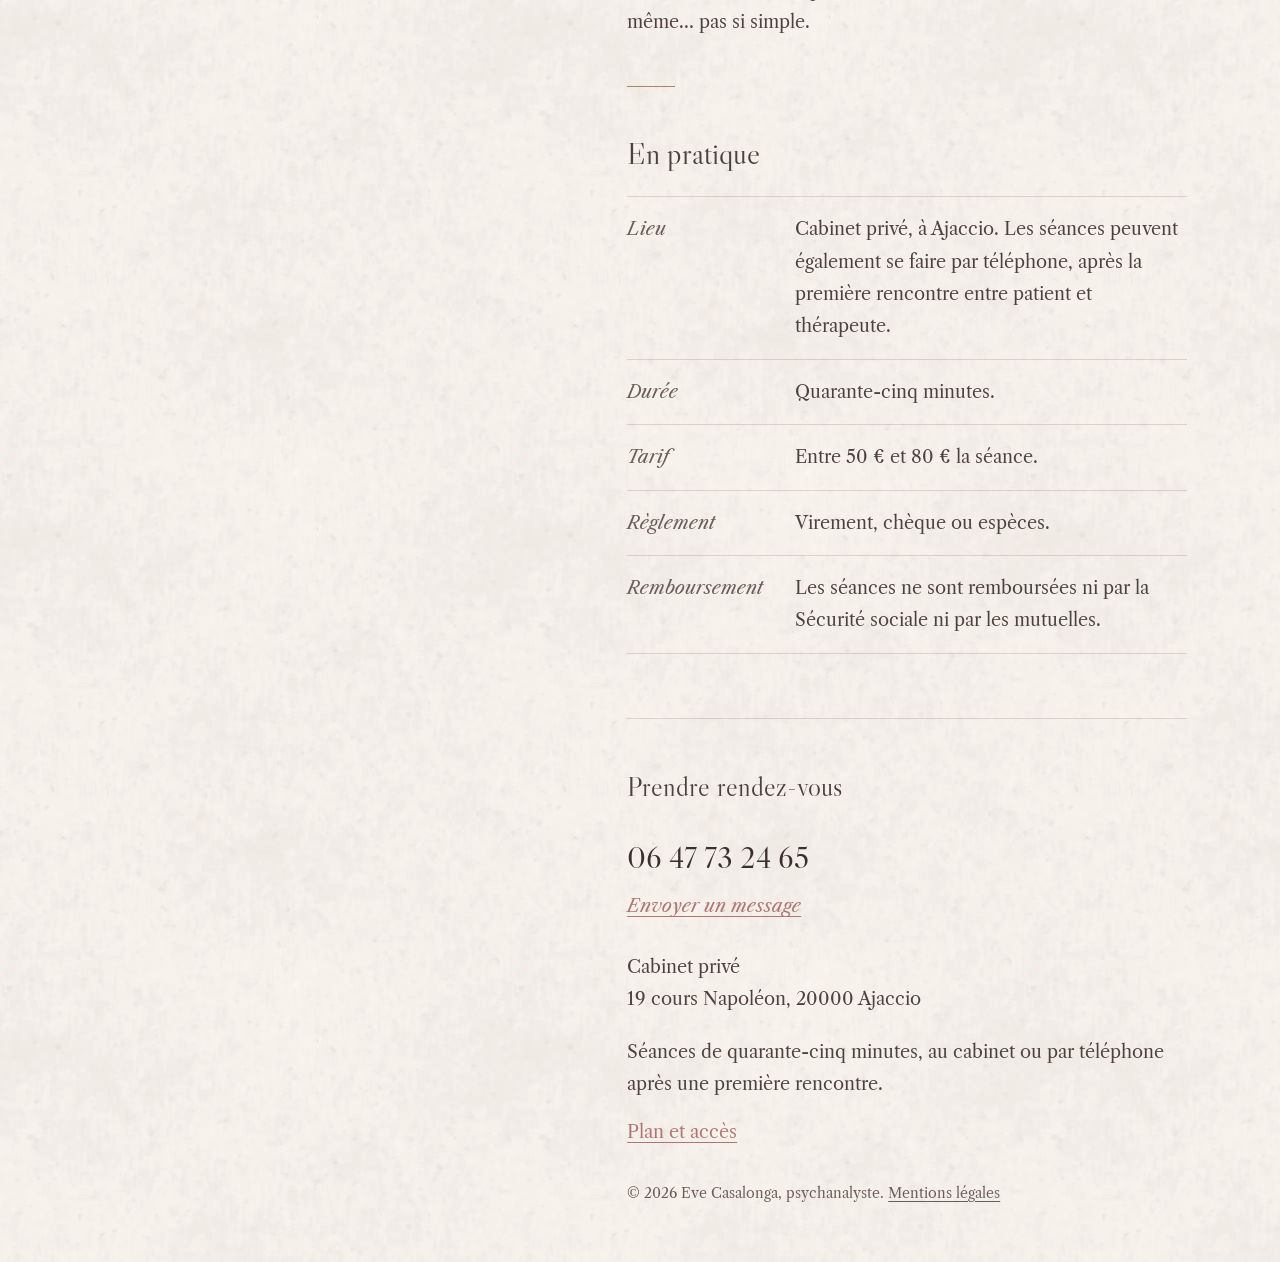
<file: mon-approche/index.html>
<!doctype html>
<html lang="fr" data-theme="light">
<head>
<meta charset="utf-8">
<meta name="viewport" content="width=device-width, initial-scale=1">
<title>Mon approche, Eve Casalonga</title>
<meta name="description" content="L’approche d’Eve Casalonga, psychanalyste à Ajaccio : un cadre, un divan, une écoute adaptée à chaque patient. Durée, tarifs et modalités des séances.">
<link rel="canonical" href="https://evecasalonga.com/mon-approche/">
<meta property="og:type" content="website">
<meta property="og:locale" content="fr_FR">
<meta property="og:site_name" content="Eve Casalonga, psychanalyste">
<meta property="og:title" content="Mon approche, Eve Casalonga">
<meta property="og:description" content="L’approche d’Eve Casalonga, psychanalyste à Ajaccio : un cadre, un divan, une écoute adaptée à chaque patient. Durée, tarifs et modalités des séances.">
<meta property="og:url" content="https://evecasalonga.com/mon-approche/">
<meta property="og:image" content="https://evecasalonga.com/assets/img/mon-approche.jpg">
<meta name="color-scheme" content="light">
<meta name="theme-color" content="#F7F0EC">
<link rel="icon" href="../favicon.svg" type="image/svg+xml">
<link rel="preload" href="../assets/fonts/caslon-text-400.woff2" as="font" type="font/woff2" crossorigin>
<link rel="preload" href="../assets/fonts/caslon-display-400.woff2" as="font" type="font/woff2" crossorigin>
<link rel="preload" href="../assets/fonts/caslon-text-400-italic.woff2" as="font" type="font/woff2" crossorigin>
<link rel="stylesheet" href="../assets/site.css">
</head>
<body data-route="approche">
<a class="skip" href="#contenu">Aller au contenu</a>

<div class="shell">
  <div class="cover">
    <div class="cover-item cover-photo" data-cover="approche">
      <img src="../assets/img/mon-approche.jpg" width="1100" height="1640" fetchpriority="high" decoding="async" alt="Un carnet ouvert, un café et des renoncules blanches sur un bureau en chêne, devant un rideau de lin.">
      <h1 class="cover-title">Mon approche</h1>
    </div>
  </div>

  <div class="leaf">
    <header class="top">
      <a class="brand" href="../">Eve Casalonga</a>
      <button class="menu-btn" type="button" aria-expanded="false" aria-controls="nav">Menu</button>
      <nav class="nav" id="nav" aria-label="Pages du site">
        <ul>
          <li><a href="../">Accueil</a></li>
          <li><a href="../mon-approche/" aria-current="page">Mon approche</a></li>
          <li><a href="../qui-suis-je/">Qui suis-je&nbsp;?</a></li>
          <li><a href="../journal-d-un-cabinet/">Journal d’un cabinet</a></li>
          <li><a href="../day-therapy/">Day Therapy</a></li>
          <li><a href="../avis/">Avis</a></li>
          <li><a href="../contact/">Contact</a></li>
        </ul>
      </nav>
    </header>

    <main id="contenu" tabindex="-1">
      <section class="page" data-page="approche">
        <p>En séance, je propose un cadre.<br>Un divan.<br>Une émotion.<br>Parfois un souvenir, parfois un silence.</p>
        <p>Et le patient part pour quarante-cinq minutes de voyage intérieur.<br>Rires… pleurs… Rien n’est forcé.<br>Tout se fait au rythme de ce qui peut être dit.</p>
        <p>Faire une thérapie, c’est porter secours à l’enfant qui est en soi.</p>
        <p>Celui qui attend, parfois depuis des années, que quelqu’un l’écoute vraiment.</p>
        <p>Ici, pour une fois dans votre journée, l’essentiel c’est vous.<br>L’être authentique derrière le masque social, celui que vous avez choisi ou que l’on vous a imposé.</p>

        <hr>

        <p>Je ne crois pas aux méthodes toutes faites.<br>Ni aux protocoles rigides.<br>Chaque personne est unique, et penser qu’une approche psychanalytique standardisée conviendrait à tous est une illusion.</p>
        <p>Je fais de mon mieux pour m’adapter à chaque patient.<br>Toujours.</p>

        <hr>

        <h2>La colère revient souvent en séance.</h2>
        <p>Je ne la vois pas comme une force, mais comme un signal.<br>Ce ne sont pas toujours les actes des autres qui nous blessent, mais la manière dont nous les interprétons.</p>
        <p>Je vous invite à ne pas deviner les intentions.<br>À attribuer parfois les fautes à l’ignorance plutôt qu’à la malveillance.<br>À vous rappeler que personne n’est parfait, pas même vous.<br>À vous souvenir que tout passe.</p>
        <p>La colère fait souvent plus de mal que ce qui l’a provoquée.<br>La transformer demande du temps.<br>Et beaucoup de patience envers soi-même.</p>
        <p>La vraie victoire n’est pas de vaincre l’autre, mais de se vaincre soi-même… pas si simple.</p>

        <hr>

        <h2>En pratique</h2>
        <dl class="facts">
          <div><dt>Lieu</dt><dd>Cabinet privé, à Ajaccio. Les séances peuvent également se faire par téléphone, après la première rencontre entre patient et thérapeute.</dd></div>
          <div><dt>Durée</dt><dd>Quarante-cinq minutes.</dd></div>
          <div><dt>Tarif</dt><dd>Entre 50&nbsp;€ et 80&nbsp;€ la séance.</dd></div>
          <div><dt>Règlement</dt><dd>Virement, chèque ou espèces.</dd></div>
          <div><dt>Remboursement</dt><dd>Les séances ne sont remboursées ni par la Sécurité sociale ni par les mutuelles.</dd></div>
        </dl>
      </section>
    </main>

    <footer class="foot" id="contact" tabindex="-1">
      <div class="foot-main">
      <h2>Prendre rendez-vous</h2>
      <p class="tel-row"><a class="tel" href="tel:+33647732465">06&nbsp;47&nbsp;73&nbsp;24&nbsp;65</a></p>
      <p class="msg-row"><a href="sms:+33647732465?&amp;body=Bonjour%2C%20je%20souhaite%20prendre%20un%20premier%20rendez-vous.">Envoyer un message</a></p>
      <address>Cabinet privé<br>19 cours Napoléon, 20000 Ajaccio</address>
      <p>Séances de quarante-cinq minutes, au cabinet ou par téléphone après une première rencontre.</p>
      <p><a href="../contact/">Plan et accès</a></p>
      </div>
      <p class="small">© <span id="an">2026</span> Eve Casalonga, psychanalyste. <a href="../mentions-legales/">Mentions légales</a></p>
    </footer>
  </div>
</div>

<script src="../assets/site.js" defer></script>
<!-- Cloudflare Web Analytics --><script type='module' src='https://static.cloudflareinsights.com/beacon.min.js' data-cf-beacon='{"token": "5e0f2385c3cd430a8fabd4f63b883fb8"}'></script><!-- End Cloudflare Web Analytics -->
</body>
</html>
</file>
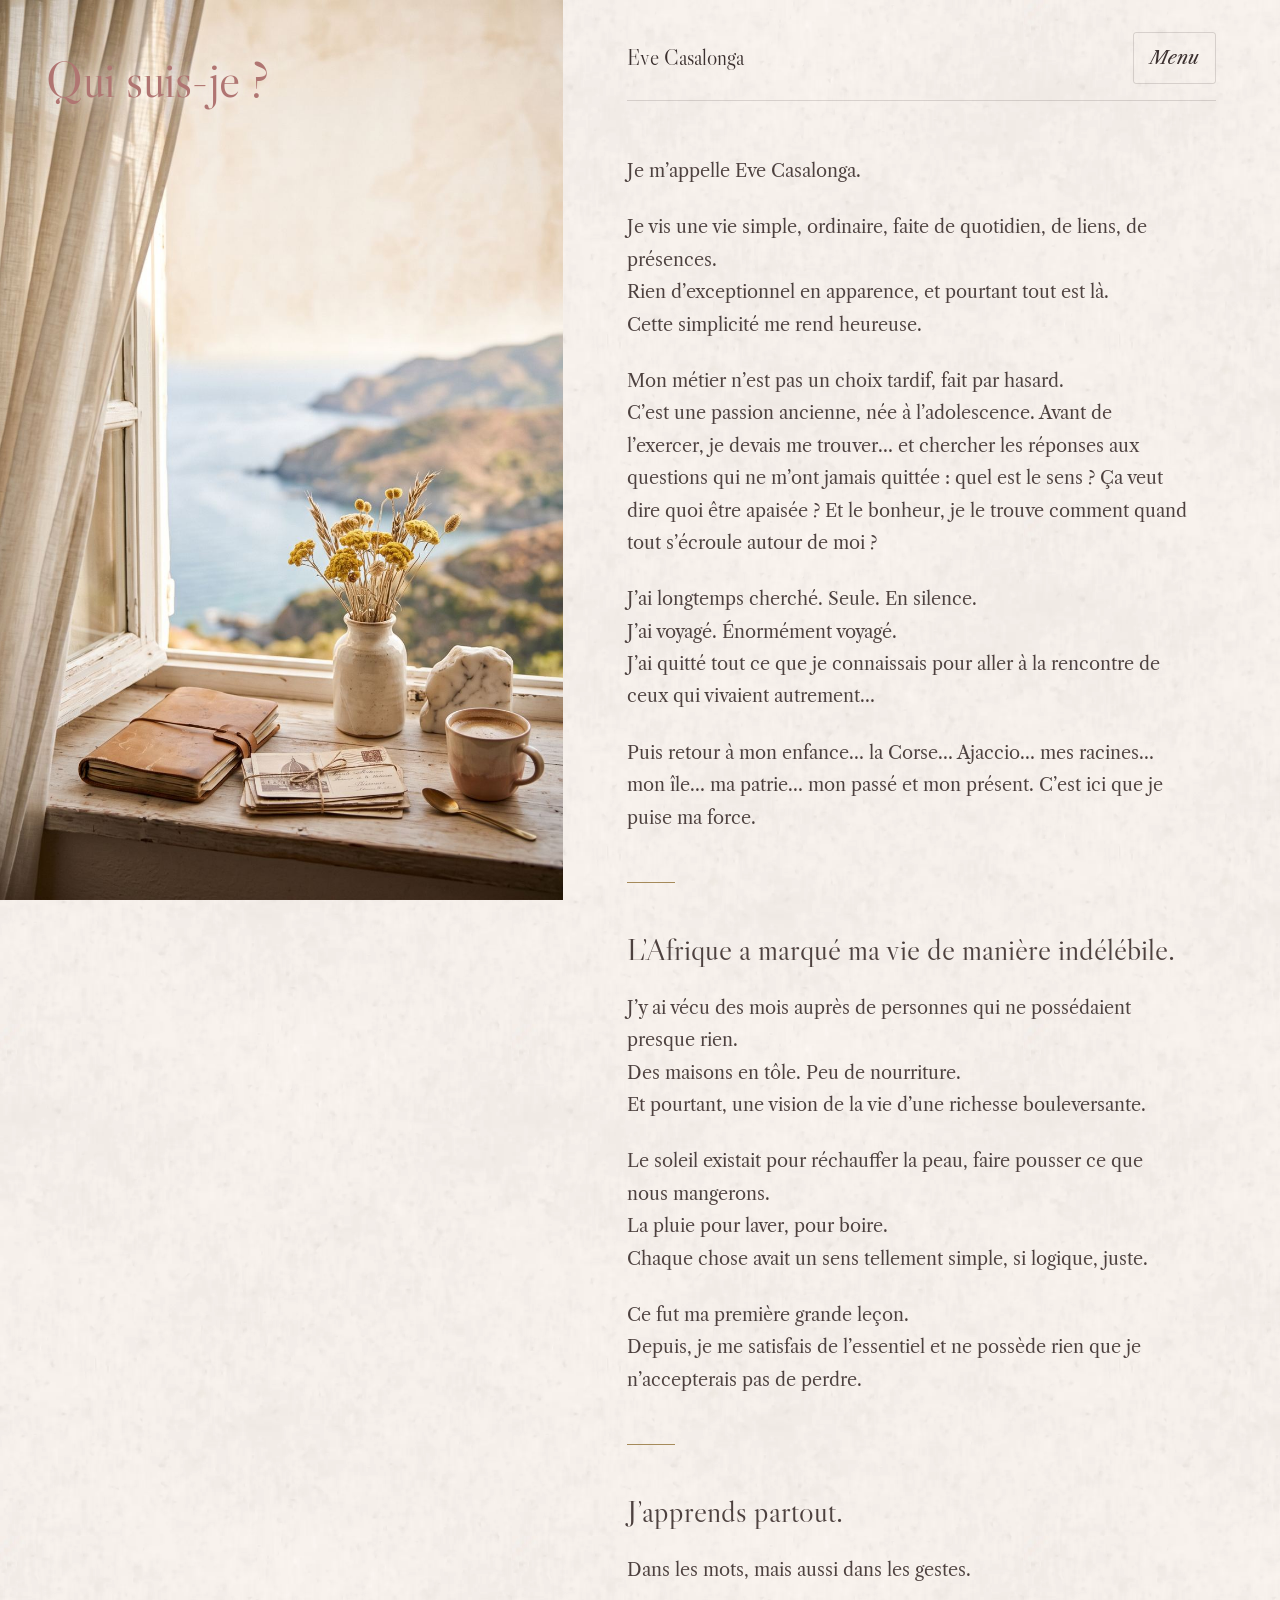
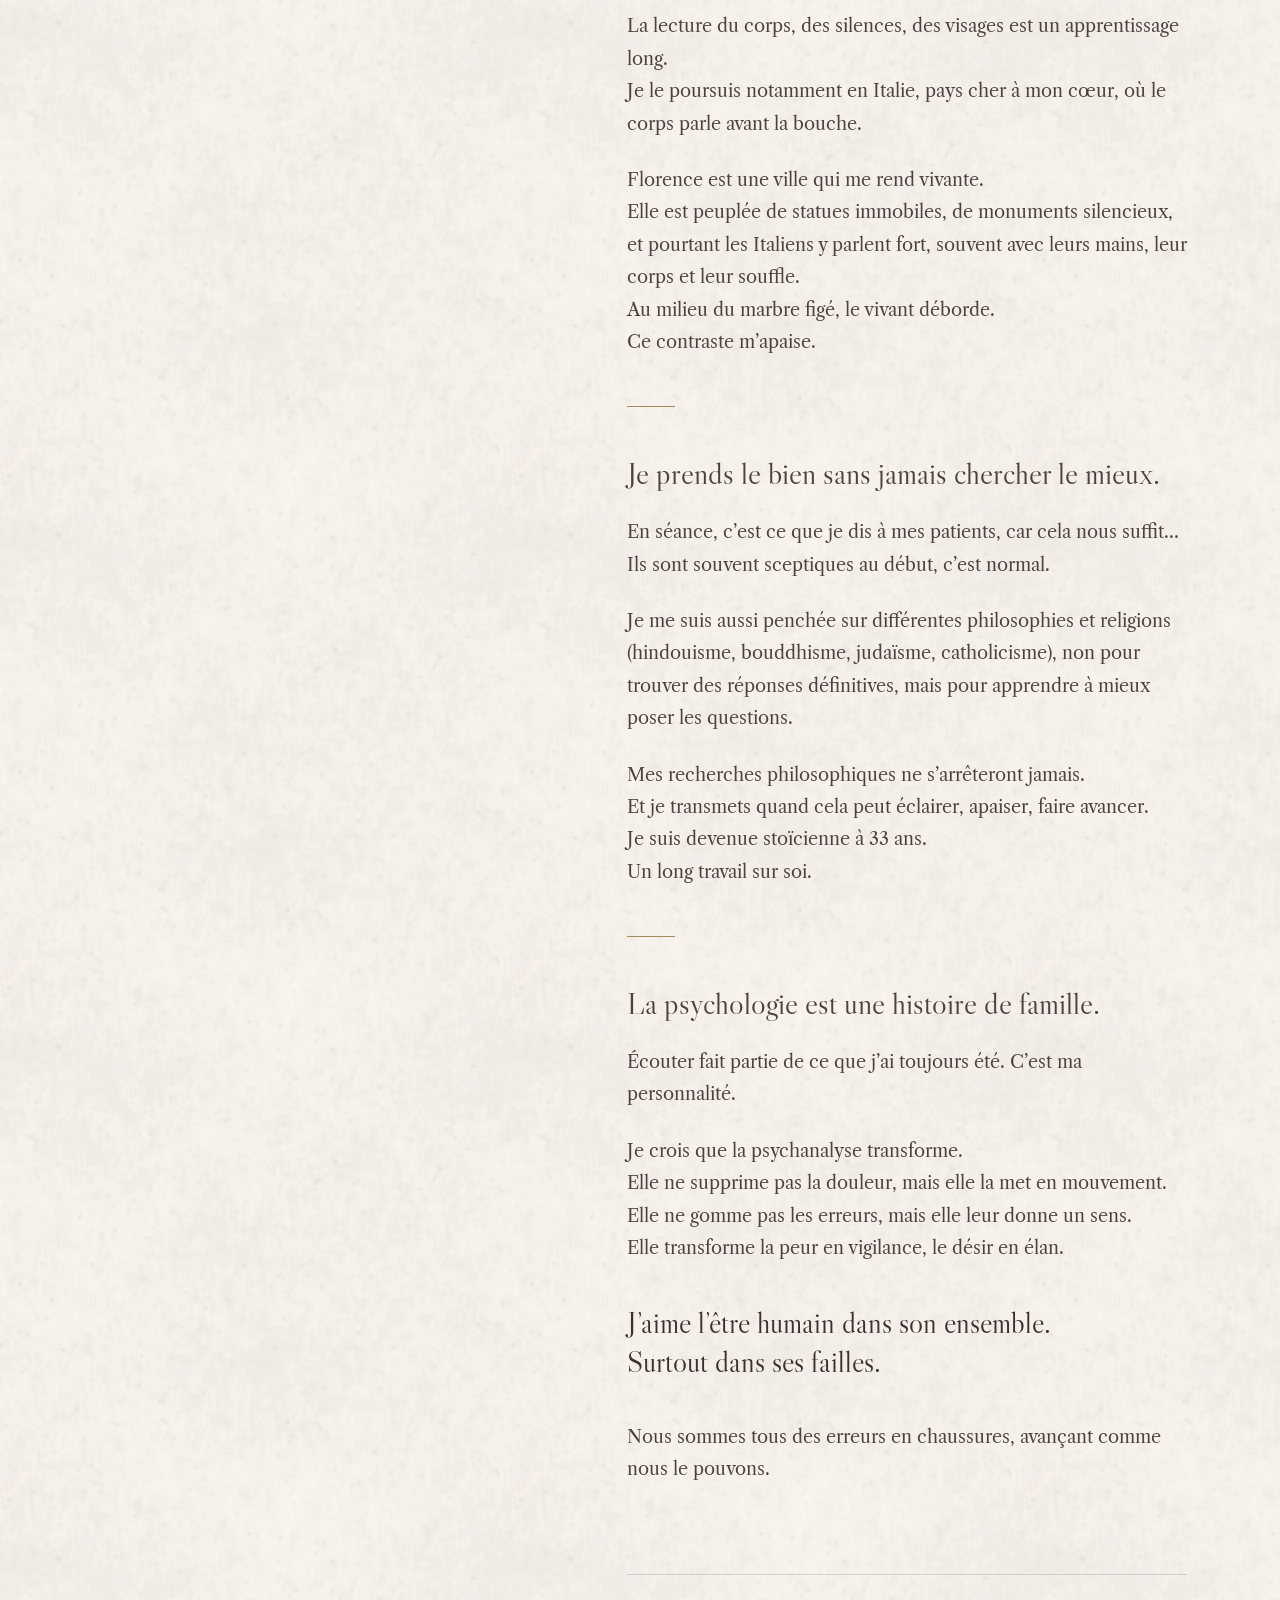
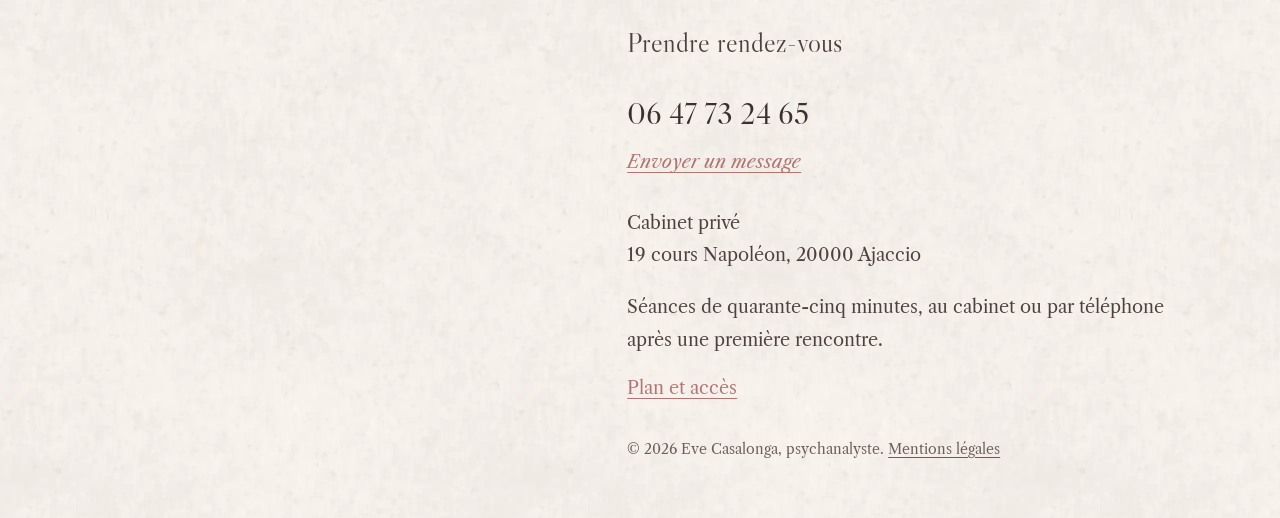
<file: qui-suis-je/index.html>
<!doctype html>
<html lang="fr" data-theme="light">
<head>
<meta charset="utf-8">
<meta name="viewport" content="width=device-width, initial-scale=1">
<title>Qui suis-je ? Eve Casalonga</title>
<meta name="description" content="Le parcours d’Eve Casalonga, psychanalyste à Ajaccio : la Corse, les voyages, l’Afrique, Florence, la philosophie stoïcienne et la passion de l’écoute.">
<link rel="canonical" href="https://evecasalonga.com/qui-suis-je/">
<meta property="og:type" content="website">
<meta property="og:locale" content="fr_FR">
<meta property="og:site_name" content="Eve Casalonga, psychanalyste">
<meta property="og:title" content="Qui suis-je ? Eve Casalonga">
<meta property="og:description" content="Le parcours d’Eve Casalonga, psychanalyste à Ajaccio : la Corse, les voyages, l’Afrique, Florence, la philosophie stoïcienne et la passion de l’écoute.">
<meta property="og:url" content="https://evecasalonga.com/qui-suis-je/">
<meta property="og:image" content="https://evecasalonga.com/assets/img/qui-suis-je.jpg">
<meta name="color-scheme" content="light">
<meta name="theme-color" content="#F7F0EC">
<link rel="icon" href="../favicon.svg" type="image/svg+xml">
<link rel="preload" href="../assets/fonts/caslon-text-400.woff2" as="font" type="font/woff2" crossorigin>
<link rel="preload" href="../assets/fonts/caslon-display-400.woff2" as="font" type="font/woff2" crossorigin>
<link rel="preload" href="../assets/fonts/caslon-text-400-italic.woff2" as="font" type="font/woff2" crossorigin>
<link rel="stylesheet" href="../assets/site.css">
</head>
<body data-route="qui-suis-je">
<a class="skip" href="#contenu">Aller au contenu</a>

<div class="shell">
  <div class="cover">
    <div class="cover-item cover-photo" data-cover="qui-suis-je">
      <img src="../assets/img/qui-suis-je.jpg" width="1100" height="1640" fetchpriority="high" decoding="async" alt="Un rebord de fenêtre ouvert sur la mer et le maquis : un carnet de voyage en cuir, des cartes postales de Florence, un éclat de marbre et des immortelles.">
      <h1 class="cover-title">Qui suis-je&nbsp;?</h1>
    </div>
  </div>

  <div class="leaf">
    <header class="top">
      <a class="brand" href="../">Eve Casalonga</a>
      <button class="menu-btn" type="button" aria-expanded="false" aria-controls="nav">Menu</button>
      <nav class="nav" id="nav" aria-label="Pages du site">
        <ul>
          <li><a href="../">Accueil</a></li>
          <li><a href="../mon-approche/">Mon approche</a></li>
          <li><a href="../qui-suis-je/" aria-current="page">Qui suis-je&nbsp;?</a></li>
          <li><a href="../journal-d-un-cabinet/">Journal d’un cabinet</a></li>
          <li><a href="../day-therapy/">Day Therapy</a></li>
          <li><a href="../avis/">Avis</a></li>
          <li><a href="../contact/">Contact</a></li>
        </ul>
      </nav>
    </header>

    <main id="contenu" tabindex="-1">
      <section class="page" data-page="qui-suis-je">
        <p>Je m’appelle Eve Casalonga.</p>
        <p>Je vis une vie simple, ordinaire, faite de quotidien, de liens, de présences.<br>Rien d’exceptionnel en apparence, et pourtant tout est là.<br>Cette simplicité me rend heureuse.</p>
        <p>Mon métier n’est pas un choix tardif, fait par hasard.<br>C’est une passion ancienne, née à l’adolescence. Avant de l’exercer, je devais me trouver… et chercher les réponses aux questions qui ne m’ont jamais quittée&nbsp;: quel est le sens&nbsp;? Ça veut dire quoi être apaisée&nbsp;? Et le bonheur, je le trouve comment quand tout s’écroule autour de moi&nbsp;?</p>
        <p>J’ai longtemps cherché. Seule. En silence.<br>J’ai voyagé. Énormément voyagé.<br>J’ai quitté tout ce que je connaissais pour aller à la rencontre de ceux qui vivaient autrement…</p>
        <p>Puis retour à mon enfance… la Corse… Ajaccio… mes racines… mon île… ma patrie… mon passé et mon présent. C’est ici que je puise ma force.</p>

        <hr>

        <h2>L’Afrique a marqué ma vie de manière indélébile.</h2>
        <p>J’y ai vécu des mois auprès de personnes qui ne possédaient presque rien.<br>Des maisons en tôle. Peu de nourriture.<br>Et pourtant, une vision de la vie d’une richesse bouleversante.</p>
        <p>Le soleil existait pour réchauffer la peau, faire pousser ce que nous mangerons.<br>La pluie pour laver, pour boire.<br>Chaque chose avait un sens tellement simple, si logique, juste.</p>
        <p>Ce fut ma première grande leçon.<br>Depuis, je me satisfais de l’essentiel et ne possède rien que je n’accepterais pas de perdre.</p>

        <hr>

        <h2>J’apprends partout.</h2>
        <p>Dans les mots, mais aussi dans les gestes.</p>
        <p>La lecture du corps, des silences, des visages est un apprentissage long.<br>Je le poursuis notamment en Italie, pays cher à mon cœur, où le corps parle avant la bouche.</p>
        <p>Florence est une ville qui me rend vivante.<br>Elle est peuplée de statues immobiles, de monuments silencieux, et pourtant les Italiens y parlent fort, souvent avec leurs mains, leur corps et leur souffle.<br>Au milieu du marbre figé, le vivant déborde.<br>Ce contraste m’apaise.</p>
        <hr>

        <h2>Je prends le bien sans jamais chercher le mieux.</h2>
        <p>En séance, c’est ce que je dis à mes patients, car cela nous suffit… Ils sont souvent sceptiques au début, c’est normal.</p>
        <p>Je me suis aussi penchée sur différentes philosophies et religions (hindouisme, bouddhisme, judaïsme, catholicisme), non pour trouver des réponses définitives, mais pour apprendre à mieux poser les questions.</p>
        <p>Mes recherches philosophiques ne s’arrêteront jamais.<br>Et je transmets quand cela peut éclairer, apaiser, faire avancer.<br>Je suis devenue stoïcienne à 33 ans.<br>Un long travail sur soi.</p>

        <hr>

        <h2>La psychologie est une histoire de famille.</h2>
        <p>Écouter fait partie de ce que j’ai toujours été. C’est ma personnalité.</p>
        <p>Je crois que la psychanalyse transforme.<br>Elle ne supprime pas la douleur, mais elle la met en mouvement.<br>Elle ne gomme pas les erreurs, mais elle leur donne un sens.<br>Elle transforme la peur en vigilance, le désir en élan.</p>
        <p class="grand">J’aime l’être humain dans son ensemble.<br>Surtout dans ses failles.</p>
        <p>Nous sommes tous des erreurs en chaussures, avançant comme nous le pouvons.</p>
      </section>
    </main>

    <footer class="foot" id="contact" tabindex="-1">
      <div class="foot-main">
      <h2>Prendre rendez-vous</h2>
      <p class="tel-row"><a class="tel" href="tel:+33647732465">06&nbsp;47&nbsp;73&nbsp;24&nbsp;65</a></p>
      <p class="msg-row"><a href="sms:+33647732465?&amp;body=Bonjour%2C%20je%20souhaite%20prendre%20un%20premier%20rendez-vous.">Envoyer un message</a></p>
      <address>Cabinet privé<br>19 cours Napoléon, 20000 Ajaccio</address>
      <p>Séances de quarante-cinq minutes, au cabinet ou par téléphone après une première rencontre.</p>
      <p><a href="../contact/">Plan et accès</a></p>
      </div>
      <p class="small">© <span id="an">2026</span> Eve Casalonga, psychanalyste. <a href="../mentions-legales/">Mentions légales</a></p>
    </footer>
  </div>
</div>

<script src="../assets/site.js" defer></script>
<!-- Cloudflare Web Analytics --><script type='module' src='https://static.cloudflareinsights.com/beacon.min.js' data-cf-beacon='{"token": "5e0f2385c3cd430a8fabd4f63b883fb8"}'></script><!-- End Cloudflare Web Analytics -->
</body>
</html>
</file>
<file: assets/site.css>
@font-face{font-family:"Libre Caslon Display";font-style:normal;font-weight:400;font-display:swap;src:url("fonts/caslon-display-400.woff2") format("woff2")}
@font-face{font-family:"Libre Caslon Text";font-style:normal;font-weight:400;font-display:swap;src:url("fonts/caslon-text-400.woff2") format("woff2")}
@font-face{font-family:"Libre Caslon Text";font-style:italic;font-weight:400;font-display:swap;src:url("fonts/caslon-text-400-italic.woff2") format("woff2")}
@font-face{font-family:"Libre Caslon Text";font-style:normal;font-weight:700;font-display:swap;src:url("fonts/caslon-text-700.woff2") format("woff2")}
:root{
  --linen:#F7F0EC;
  --paper:#FBF7F4;
  --ink:#3B302F; --body:#4D413F;
  --muted:#6C5D5A;
  --rose:#95595A;
  --blush:#EBD3CE;
  --brass:#A58A5A;
  --plum:#35262A;
  --sun:#EFDDB6;
  --on-plum:#F3E4DF;
  --on-blush:#4A3333;
  --on-sun:#4A3B22;
  --rule:rgba(59,48,47,.16);
  --name:#B07572; --btn-bg:#35262A; --btn-fg:#F3E4DF;
  --display:"Libre Caslon Display","Libre Caslon Text","Baskerville","Hoefler Text",Georgia,serif;
  --text:"Libre Caslon Text","Baskerville","Hoefler Text",Georgia,serif;
}
@media (prefers-color-scheme: dark){
  :root[data-site-theme="auto"]{
    --linen:#1F1819; --paper:#261E1F; --ink:#EDE1DB; --body:#D9CCC6; --muted:#B9A8A3; --rose:#E0A9A6;
    --blush:#5A3F40; --brass:#C2A674; --plum:#120D0E; --sun:#5B4A2A;
    --on-plum:#F3E4DF; --on-blush:#F6E3DE; --on-sun:#F6E8C8; --rule:rgba(237,225,219,.18); --name:#F0CFCB; --btn-bg:#120D0E; --btn-fg:#F3E4DF;
  }
}
:root[data-site-theme="dark"]{
  --linen:#1F1819; --paper:#261E1F; --ink:#EDE1DB; --body:#D9CCC6; --muted:#B9A8A3; --rose:#E0A9A6;
  --blush:#5A3F40; --brass:#C2A674; --plum:#120D0E; --sun:#5B4A2A;
  --on-plum:#F3E4DF; --on-blush:#F6E3DE; --on-sun:#F6E8C8; --rule:rgba(237,225,219,.18); --name:#F0CFCB; --btn-bg:#120D0E; --btn-fg:#F3E4DF;
}

*,*::before,*::after{box-sizing:border-box}
html{-webkit-text-size-adjust:100%;color-scheme:light}
body{margin:0;background:var(--linen) url("img/papier.webp") 0 0/512px;color:var(--body);font-family:var(--text);font-size:1.125rem;line-height:1.8;-webkit-font-smoothing:antialiased}
img{max-width:100%;display:block}
a{color:var(--name);text-underline-offset:.22em;text-decoration-thickness:1px}
a:hover{color:var(--ink)}
:focus-visible{outline:2px solid var(--rose);outline-offset:3px;border-radius:2px}
main:focus,main:focus-visible,.foot:focus,.foot:focus-visible{outline:none}
.sr-only{position:absolute;width:1px;height:1px;overflow:hidden;clip:rect(0 0 0 0);white-space:nowrap}
.skip{position:absolute;left:1rem;top:-4rem;background:var(--plum);color:var(--on-plum);padding:.6rem 1rem;z-index:20}
.skip:focus{top:1rem}

/* ---------- structure : une couverture, puis les pages ---------- */
.shell{display:grid;grid-template-columns:min(44vw,72vh) minmax(0,1fr);min-height:100vh}
.cover{position:sticky;top:0;height:100vh;height:100svh;overflow:hidden;background:var(--blush)}
.cover-item{position:absolute;inset:0;display:flex}
.cover-item[hidden]{display:none}
.cover-item{animation:reveal .5s cubic-bezier(.37,0,.63,1) both}
@keyframes reveal{from{opacity:0}to{opacity:1}}
.cover-item img{width:100%;height:100%;object-fit:cover}
.cover-item.pos-top img{object-position:50% 0}
.cover-item.pos-name img{object-position:50% 30%}

.cover-type{flex-direction:column;justify-content:flex-end;padding:clamp(2rem,4.5vw,4.5rem)}
.cover-type h1{font-family:var(--display);font-weight:400;font-size:clamp(2.6rem,4.6vw,4.6rem);line-height:1.05;margin:0;letter-spacing:-.01em}
.cover-blush{background:var(--blush);color:var(--on-blush)}
.cover-sun{background:var(--sun);color:var(--on-sun)}
.cover-plum{background:var(--plum);color:var(--on-plum);justify-content:space-between}
.cover-plum .epigraph{font-family:var(--display);font-size:clamp(1.7rem,2.7vw,2.7rem);line-height:1.22;margin:0;max-width:15em}
.cover-plum .mark{font-style:italic;font-size:.95rem;margin:.6rem 0 0;opacity:.85}

/* couvertures photo : titre posé sur la zone calme de l'image */
.cover-photo img{object-position:50% 0}
.cover-photo.pos-name img{object-position:50% 30%}
.cover-title{position:absolute;left:0;right:0;top:0;margin:0;padding:clamp(1.75rem,4.2vw,4rem) clamp(1.5rem,3.6vw,3.5rem);font-family:var(--display);font-weight:400;font-size:clamp(2.3rem,3.9vw,3.9rem);line-height:1.05;letter-spacing:-.01em;color:var(--name);text-shadow:0 0 .35em rgba(255,251,247,.95),0 0 .9em rgba(255,251,247,.85),0 0 2em rgba(255,251,247,.7)}
.cover-split{flex-direction:column;background:var(--plum);color:var(--on-plum)}
.cover-split .split-text{flex:0 0 auto;display:flex;flex-direction:column;gap:clamp(1.5rem,4vh,3rem);padding:clamp(2rem,4vw,4rem) clamp(1.5rem,3.6vw,3.5rem) clamp(1.75rem,3vw,2.75rem)}
.cover-split h1{font-family:var(--display);font-weight:400;font-size:clamp(2.3rem,3.9vw,3.9rem);line-height:1.05;margin:0}
.cover-split .epigraph{font-family:var(--display);font-size:clamp(1.35rem,2vw,2rem);line-height:1.25;margin:0;max-width:17em}
.cover-split .mark{font-style:italic;font-size:.95rem;margin:.5rem 0 0;opacity:.85}
.cover-split img{flex:1 1 0;min-height:0;height:auto;object-position:50% 62%}

.leaf{display:flex;flex-direction:column;min-width:0;padding:0 clamp(1.5rem,5vw,6.5rem)}

/* ---------- navigation ---------- */
.top{display:flex;flex-wrap:wrap;align-items:baseline;justify-content:space-between;gap:.4rem 1.5rem;padding:2rem 0 1rem;border-bottom:1px solid var(--rule)}
.brand{flex:0 0 100%;font-family:var(--display);font-size:1.35rem;color:var(--ink);text-decoration:none;white-space:nowrap}
.nav ul{list-style:none;margin:0;padding:0;display:flex;flex-wrap:wrap;gap:.1rem .85rem;justify-content:flex-start}
.nav a{font-style:italic;font-size:.9rem;white-space:nowrap;color:var(--muted);text-decoration:none;padding:.5rem 0;display:inline-block}
.nav a:hover{color:var(--ink)}
.nav a[aria-current="page"]{color:var(--ink);box-shadow:0 1px 0 var(--name)}
body[data-route="accueil"] .brand{display:none}
.menu-btn{margin-left:auto;display:none;font:inherit;font-style:italic;background:none;border:1px solid var(--rule);color:var(--ink);padding:.55rem 1rem;min-height:44px;border-radius:3px;cursor:pointer}

/* ---------- pages ---------- */
main{flex:1;padding:clamp(2.5rem,6vh,5rem) 0 4rem;outline:none}
.page[hidden]{display:none}
.page{max-width:35rem}
.page{animation:rise 1.5s cubic-bezier(.37,0,.63,1) backwards}
@keyframes rise{from{opacity:0}to{opacity:1}}
.page p{margin:0 0 1.5rem}
.page h2{font-family:var(--display);font-weight:400;font-size:clamp(1.7rem,2.4vw,2.2rem);line-height:1.2;margin:0 0 1.5rem}
.page hr{border:0;height:1px;width:3rem;background:var(--brass);margin:3rem 0}
.grand{font-family:var(--display);font-size:clamp(1.55rem,2.3vw,2.05rem);line-height:1.3;margin:2.5rem 0 !important;color:var(--ink)}
.lede{color:var(--muted);font-style:italic}

.home-name{font-family:var(--display);font-weight:400;font-size:clamp(3rem,6.2vw,6rem);line-height:.98;letter-spacing:-.015em;margin:0 0 1rem;color:var(--name)}
.home-line{margin:0 0 .5rem !important;max-width:22em}
.home-role{font-style:italic;font-size:1.2rem;color:var(--muted);margin:0 0 3rem !important}
.btn{display:inline-block;font-family:inherit;cursor:pointer;background:var(--btn-bg);color:var(--btn-fg);text-decoration:none;padding:.95rem 1.7rem;border-radius:3px;font-size:1rem;min-height:44px;border:1px solid var(--rule)}
.btn:hover{background:transparent;color:var(--ink);border-color:var(--ink)}
.btn-row{margin-top:2.5rem !important}

.facts{margin:0;border-top:1px solid var(--rule)}
.facts div{display:grid;grid-template-columns:9.5rem 1fr;gap:1rem;padding:1rem 0;border-bottom:1px solid var(--rule)}
.facts dt{font-style:italic;color:var(--muted)}
.facts dd{margin:0}

.avis{margin:0;padding:2rem 0;border-top:1px solid var(--rule)}
.avis blockquote{margin:0}
.avis blockquote p{margin:0 0 1rem}
.avis figcaption{margin-top:.25rem}
.avis figcaption{font-style:italic;color:var(--muted)}
.todo{background:var(--paper);border:1px dashed var(--brass);padding:1rem 1.25rem;font-size:.95rem;color:var(--muted);border-radius:3px}

.page .tel-xl{font-size:clamp(2.2rem,3.6vw,3.2rem)}
.map{margin:2.5rem 0 1.25rem;border:1px solid var(--rule);border-radius:3px;overflow:hidden;aspect-ratio:4/3;background:var(--paper)}
.map iframe{width:100%;height:100%;border:0;display:block}
.map-ph{height:100%;display:flex;flex-direction:column;align-items:center;justify-content:center;text-align:center;padding:1.5rem;gap:.25rem}
.map-ph p{margin:0 0 .75rem}
.map-addr{font-family:var(--display);font-size:1.5rem}
.map-note{font-size:.85rem;color:var(--muted);max-width:24em}
body[data-route="contact"] .foot-main{display:none}
body[data-route="contact"] .foot{padding-top:1.5rem}

/* ---------- appeler / écrire ---------- */
.tel-row{margin-bottom:.1rem !important}
.msg-row{margin:0 0 1.75rem !important;font-style:italic}

/* ---------- pied de page ---------- */
.foot{border-top:1px solid var(--rule);padding:2.75rem 0 2.5rem;max-width:35rem}
.foot h2{font-family:var(--display);font-weight:400;font-size:1.7rem;margin:0 0 1rem}
.foot p{margin:0 0 1rem}
.foot address{font-style:normal;margin:0 0 1.25rem}
.tel{font-family:var(--display);font-size:1.9rem;color:var(--ink);text-decoration:none;display:inline-block;padding:.2rem 0}
.tel:hover{color:var(--rose)}
.small{font-size:.88rem;color:var(--muted);margin-top:2rem !important}
.small a{color:var(--muted)}

/* ---------- écrans étroits ---------- */
@media (max-width:1439px){
  .top{align-items:center;position:relative;flex-wrap:nowrap}
  .brand{flex:0 1 auto}
  .menu-btn{display:inline-block}
  .nav{display:none;position:absolute;left:0;right:0;top:100%;background:var(--paper);border:1px solid var(--rule);z-index:10;padding:.5rem 1.25rem}
  .nav.is-open{display:block}
  .nav ul{flex-direction:column;gap:0}
  .nav a{display:block;padding:.8rem 0;font-size:1.05rem}
  .nav li+li{border-top:1px solid var(--rule)}
}
@media (max-width:860px){
  /* mobile : le menu passe au-dessus de la photo */
  .shell{display:flex;flex-direction:column}
  .leaf{display:contents}
  .top{order:0;margin:0 clamp(1.25rem,5vw,2rem);padding-top:1rem;padding-bottom:.85rem;border-bottom:0}
  .cover{order:1}
  main{order:2;padding-left:clamp(1.25rem,5vw,2rem);padding-right:clamp(1.25rem,5vw,2rem)}
  .foot{order:3;margin:0 clamp(1.25rem,5vw,2rem)}
  .cover{position:relative;height:auto}
  .cover-item{position:relative;inset:auto}
  .cover-item img{aspect-ratio:4/5;max-height:72svh;height:auto}
  .cover-type{min-height:46svh}
  .cover-split img{flex:none;aspect-ratio:4/3;max-height:none}
  .cover-plum{gap:3rem}
  .facts div{grid-template-columns:1fr;gap:.1rem}
}
@media (prefers-reduced-motion:reduce){
  .cover-item{animation:none}
  .page{animation:none}
  html{scroll-behavior:auto}
}

/* fondu enchaîné entre les pages (navigateurs récents) */
@media (prefers-reduced-motion:no-preference){@view-transition{navigation:auto}}
::view-transition-old(root),::view-transition-new(root){animation-duration:.25s}
</file>
